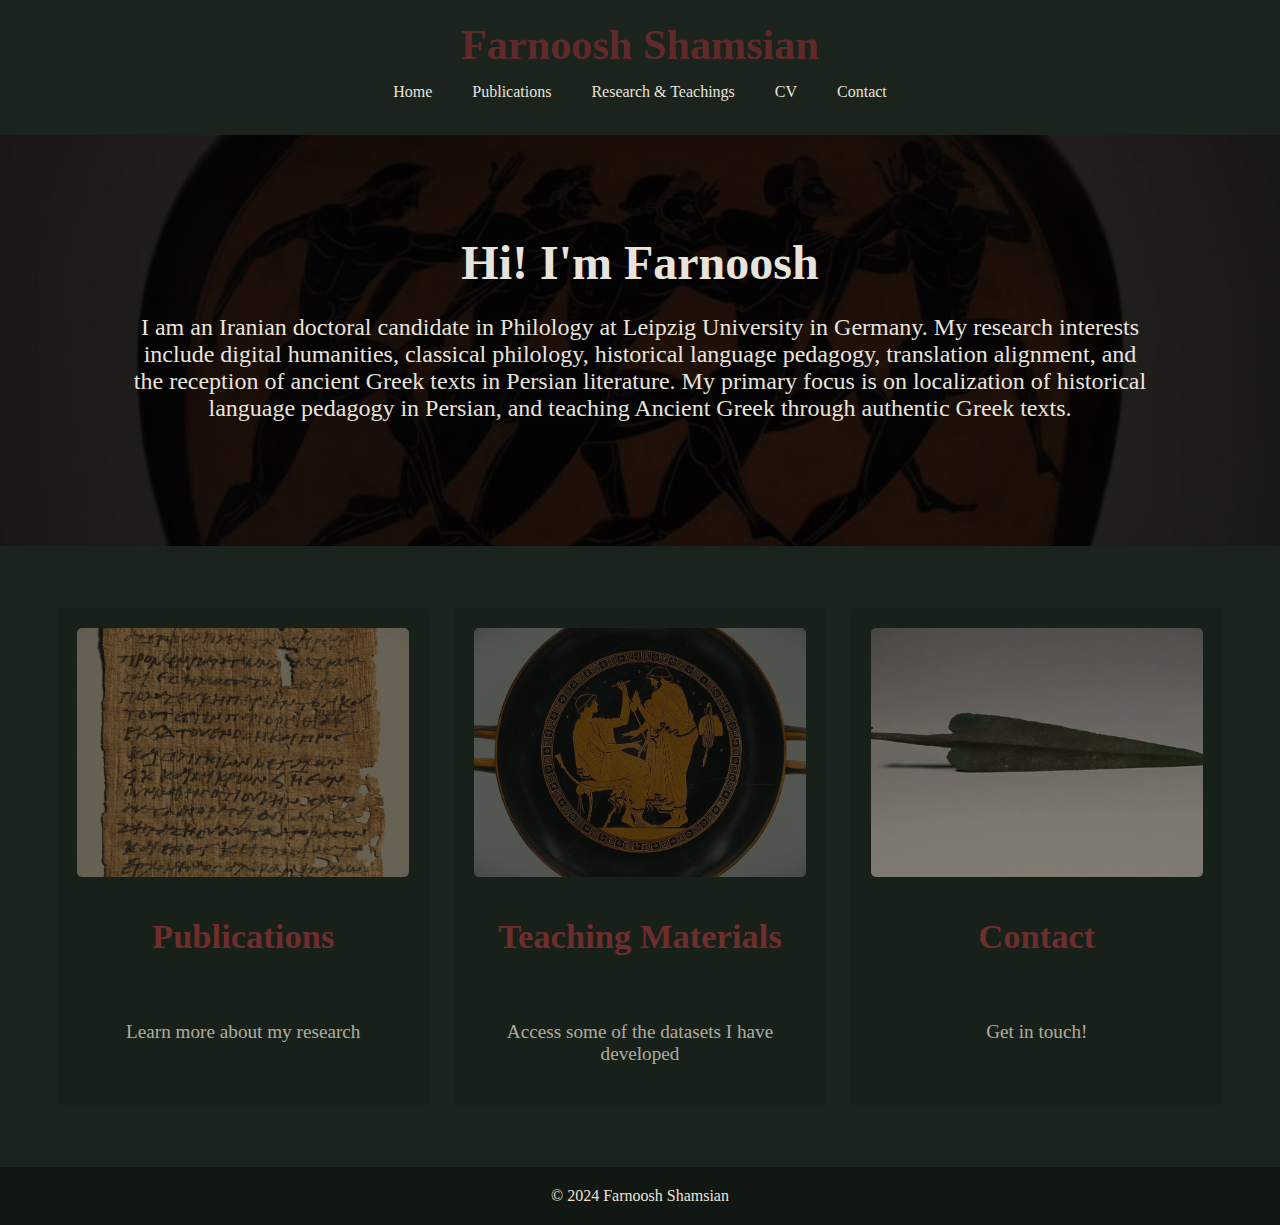
<file: index.html>
<!DOCTYPE html>
<html lang="en">
  <head>
    <meta charset="UTF-8" />
    <meta name="viewport" content="width=device-width, initial-scale=1.0" />
    <title>Farnoosh Shamsian</title>
    <link rel="stylesheet" href="./styles/styles.css" />
    <link
      href="https://fonts.googleapis.com/css2?family=Playfair+Display:wght@400;700&display=swap"
      rel="stylesheet"
    />
  </head>
  <body>
    <header>
      <h1>Farnoosh Shamsian</h1>
      <nav>
        <div class="menu-icon" id="menu-icon">&#9776;</div>
        <ul>
          <li>
            <a href="./index.html">Home</a>
          </li>
          <li><a href="./pages/publications.html">Publications</a></li>
          <li><a href="./pages/teachings.html">Research & Teachings</a></li>
          <li><a href="./pages/cv.html">CV</a></li>
          <li><a href="./pages/contact.html">Contact</a></li>
        </ul>
      </nav>
      <script>
        // Toggle menu on click
        document
          .getElementById("menu-icon")
          .addEventListener("click", function () {
            document.querySelector("nav ul").classList.toggle("show");
          });
      </script>
    </header>

    <section class="hero home-hero">
      <div class="hero-content">
        <h2>Hi! I'm Farnoosh</h2>
        <p>
          I am an Iranian doctoral candidate in Philology at Leipzig
          University in Germany. My research interests include digital
          humanities, classical philology, historical language pedagogy,
          translation alignment, and the reception of ancient Greek texts in
          Persian literature. My primary focus is on localization of historical
          language pedagogy in Persian, and teaching Ancient Greek through
          authentic Greek texts.
        </p>
      </div>
    </section>
    <section class="posts">
      <article>
        <a class="post-link" href="./pages/publications.html">
          <div class="article-img-container">
            <img src="./assets/publish.jpg" alt="Post Image" />
          </div>
          <h3>Publications</h3>
          <p>Learn more about my research</p></a
        >
      </article>
      <article>
        <a class="post-link" href="./pages/teachings.html">
          <div class="article-img-container">
            <img src="./assets/teaching.jpg" alt="Post Image" />
          </div>
          <h3>Teaching Materials</h3>
          <p>Access some of the datasets I have developed</p>
        </a>
      </article>
      <article>
        <a class="post-link" href="./pages/contact.html">
          <div class="article-img-container">
            <img src="./assets/contact.jpg" alt="Post Image" />
          </div>
          <h3>Contact</h3>
          <p>Get in touch!</p>
        </a>
      </article>
    </section>

    <footer>
      <p>&copy; 2024 Farnoosh Shamsian</p>
    </footer>
  </body>
</html>
</file>
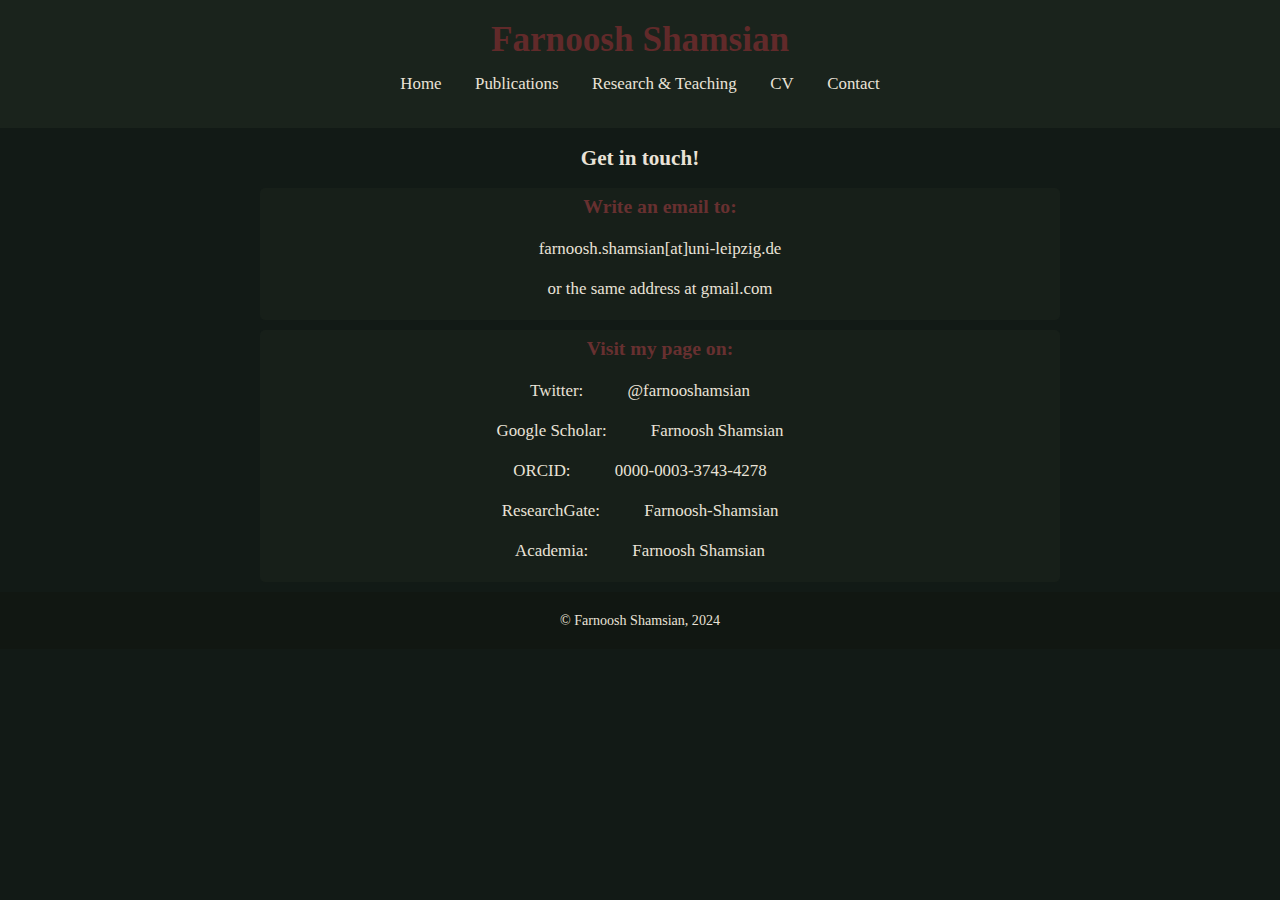
<file: contact.html>
<!DOCTYPE html>
<html lang="en">
  <head>
    <meta charset="UTF-8" />
    <meta name="viewport" content="width=device-width, initial-scale=1.0" />
    <title>Farnoosh Shamsian</title>
    <link rel="stylesheet" href="styles.css" />
    <link
      href="https://fonts.googleapis.com/css2?family=Playfair+Display:wght@400;700&display=swap"
      rel="stylesheet"
    />
  </head>
  <body>
    <header>
      <h1>Farnoosh Shamsian</h1>
      <nav>
        <ul>
          <li><a href="/">Home</a></li>
          <li><a href="publications.html">Publications</a></li>
          <li><a href="teachings.html">Research & Teaching</a></li>
          <li><a href="cv.html">CV</a></li>
          <li><a href="contact.html">Contact</a></li>
        </ul>
      </nav>
    </header>

    <section class="content">
      <h2>Get in touch!</h2>
      <ul class="contact-list">
        <li>
          <h3>
           Write an email to:
          </h3>
          <p></p>
          <p>
            farnoosh.shamsian[at]uni-leipzig.de
          </p>
          <p>
          or the same address at gmail.com
          </p>
        </li>
        <li>
          <h3>
           Visit my page on:
          </h3>
          <p></p>
          <p>Twitter:     
            <a
              href="https://x.com/farnooshamsian"
              target="_blank"
              >@farnooshamsian</a
            >
          </p>
          <p>Google Scholar:
            <a
              href="https://scholar.google.com/citations?user=rS3qtTAAAAAJ&hl=en"
              target="_blank"
              >Farnoosh Shamsian</a
            >
          </p>
          <p>ORCID:
            <a
              href="https://orcid.org/0000-0003-3743-4278"
              target="_blank"
              >0000-0003-3743-4278</a
            >
          </p>
          <p>
            ResearchGate:
            <a
              href="https://www.researchgate.net/profile/Farnoosh-Shamsian"
              target="_blank"
              >Farnoosh-Shamsian</a
            >
          </p>
          <p>
            Academia:
            <a
              href="https://uni-leipzig.academia.edu/FarnooshShamsian"
              target="_blank"
              >Farnoosh Shamsian</a
            >
          </p>
        </li>
        <!--
        <ul class="contact-out">
          <li>
            <div class="contact-out">
    
              <div class="contact-item">
                <p>
                  Email: farnoosh.shamsian[at]uni-leipzig.de
                </p>
                <p>
                  or the same address at gmail!
                </p>
              </div>
    
              <div class="contact">
                <p>
                  Google Scholar:
                  <a
                    href="https://scholar.google.com/citations?user=yourprofile"
                    target="_blank"
                    >scholar.google.com</a
                  >
                </p>
              </div>
    
              <div class="contact">
                <p>
                  Twitter:
                  <a href="https://twitter.com/yourprofile" target="_blank"
                    >@yourprofile</a
                  >
                </p>
              </div>
    
              <div class="contact">
                <p>
                  ResearchGate:
                  <a
                    href="https://www.researchgate.net/profile/yourprofile"
                    target="_blank"
                    >researchgate.net</a
                  >
                </p>
              </div>
    
              <div class="cont-item">
                <p>
                  ORCID:
                  <a href="https://orcid.org/0000-0000-0000-0000" target="_blank"
                    >orcid.org/0000-0000-0000-0000</a
                  >
                </p>
              </div>
            </div>
          </body>
        </html>
          </li>
      <body>
      -->


    </section>

    <footer>
      <p>&copy; Farnoosh Shamsian, 2024</p>
    </footer>
  </body>
</html>
</file>
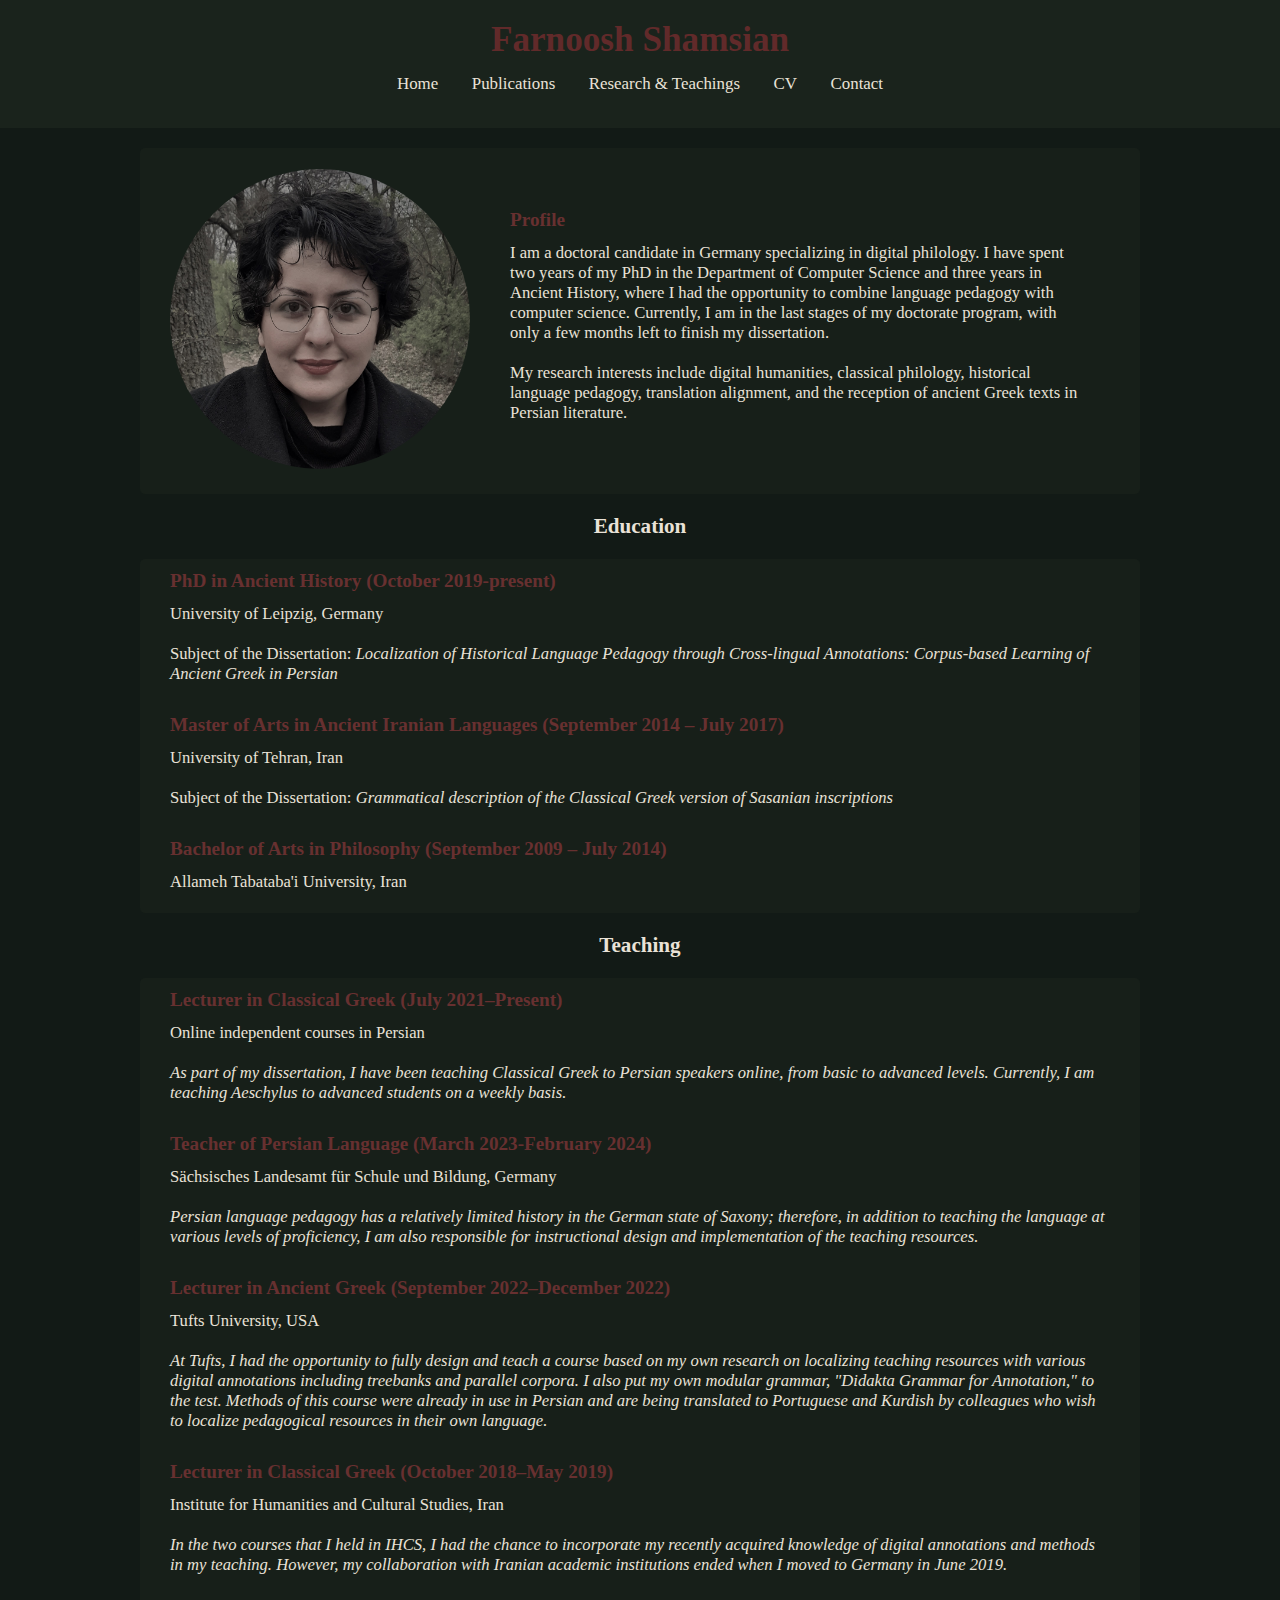
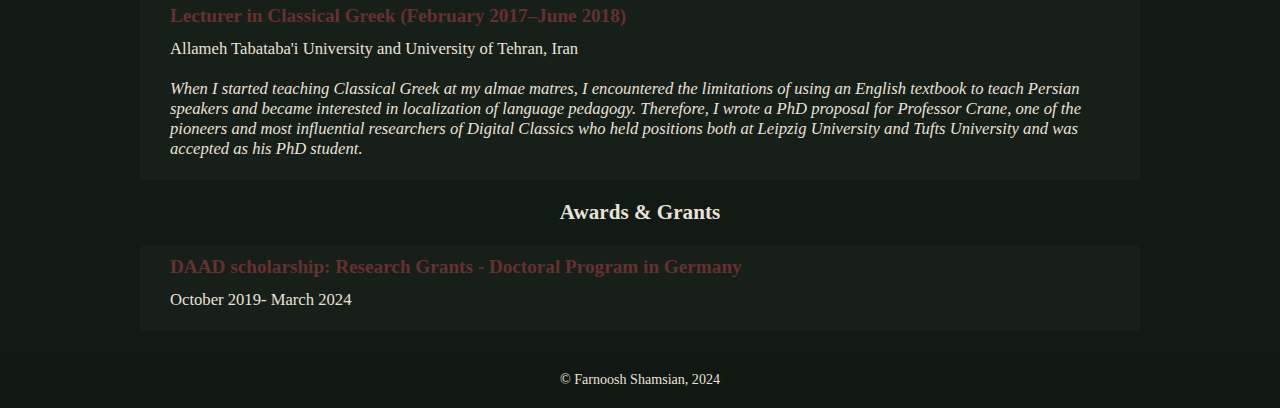
<file: cv.html>
<!DOCTYPE html>
<html lang="en">
  <head>
    <meta charset="UTF-8" />
    <meta name="viewport" content="width=device-width, initial-scale=1.0" />
    <title>Farnoosh Shamsian</title>
    <link rel="stylesheet" href="styles.css" />
    <link
      href="https://fonts.googleapis.com/css2?family=Playfair+Display:wght@400;700&display=swap"
      rel="stylesheet"
    />
  </head>
  <body>
    <header>
      <h1>Farnoosh Shamsian</h1>
      <nav>
        <ul>
          <li><a href="/">Home</a></li>
          <li><a href="publications.html">Publications</a></li>
          <li><a href="teachings.html">Research & Teachings</a></li>
          <li><a href="cv.html">CV</a></li>
          <li><a href="contact.html">Contact</a></li>
        </ul>
      </nav>
    </header>

      <section class="content">
        <ul class="cv-list">
            <li>
          
          
<div class="bio-section">

    <article>
        <img src="Farnoosh.jpg" alt="Post Image">
    </article>
    <div class="bio-text">
  
        <h3>
            Profile
             </h3>
             <p>I am a doctoral candidate in Germany specializing in digital philology. I have spent two years of my PhD in the Department of Computer Science and three years in Ancient History, where I had the opportunity to combine language pedagogy with computer science. Currently, I am in the last stages of my doctorate program, with only a few months left to finish my dissertation.</p> 
             <p>My research interests include digital humanities, classical philology, historical language pedagogy, translation alignment, and the reception of ancient Greek texts in Persian literature.</p>
 

        </p>
    </div>
</div>


</li>
</ul>
</ul>
<section class="content">
<h2>Education</h2>
<ul class="cv-list">
    <li>
</style>
</head>
<body>
          
            <h3>
            PhD in Ancient History (October 2019-present)
            </h3>
            <div class="cvhead">
                University of Leipzig, Germany</div>
            <p>
              Subject of the Dissertation:
              <em>Localization of Historical Language Pedagogy through Cross-lingual Annotations: Corpus-based Learning of Ancient Greek in Persian</em>
            </p>
            <h3>
                Master of Arts in Ancient Iranian Languages (September 2014 – July 2017)
                </h3>
                <div class="cvhead">
                    University of Tehran, Iran</div>
                <p>
                  Subject of the Dissertation:
                  <em>Grammatical description of the Classical Greek version of Sasanian inscriptions</em>
                </p>
                <h3>
                    Bachelor of Arts in Philosophy (September 2009 – July 2014)
                    </h3>
                    <div class="cvhead">
                        Allameh Tabataba'i University, Iran</div>
                    <p>
                    </p>
          </li>
        </ul>
      
        <section class="content">
            <h2>Teaching</h2>
            <ul class="cv-list">
                <li>
              
                <h3>
                    Lecturer in Classical Greek (July 2021–Present) 
                    
                </h3>
                <div class="cvhead">
                    Online independent courses in Persian</div>
                <p>
                  <em>As part of my dissertation, I have been teaching Classical Greek to Persian speakers online, from basic to advanced levels. Currently, I am teaching Aeschylus to advanced students on a weekly basis.</em>
                </p>
                <h3>
                    Teacher of Persian Language (March 2023-February 2024)
                    
                    
                    </h3>
                    <div class="cvhead">
                        Sächsisches Landesamt für Schule und Bildung, Germany</div>
                    <p>
                      <em>Persian language pedagogy has a relatively limited history in the German state of Saxony; therefore, in addition to teaching the language at various levels of proficiency, I am also responsible for instructional design and implementation of the teaching resources.</em>
                    </p>
                </p>
                <h3>
                    Lecturer in Ancient Greek (September 2022–December 2022)
                   
                    
                                          </h3>
                    <div class="cvhead">
                        Tufts University, USA</div>
                    <p>
                        <em>At Tufts, I had the opportunity to fully design and teach a course based on my own research on localizing teaching resources with various digital annotations including treebanks and parallel corpora. I also put my own modular grammar, "Didakta Grammar for Annotation," to the test.
                            Methods of this course were already in use in Persian and are being translated to Portuguese and Kurdish by colleagues who wish to localize pedagogical resources in their own language.
                            

                        </em>
                    </p>
                    <h3>
                        Lecturer in Classical Greek (October 2018–May 2019)
                                              </h3>
                        <div class="cvhead">
                            Institute for Humanities and Cultural Studies, Iran</div>
                        <p>
                            <em>In the two courses that I held in IHCS, I had the chance to incorporate my recently acquired knowledge of digital annotations and methods in my teaching. However, my collaboration with Iranian academic institutions ended when I moved to Germany in June 2019.

                            </em>
                       
                            <h3>
                                Lecturer in Classical Greek (February 2017–June 2018)

                                
                                
                                
                                                      </h3>
                                <div class="cvhead">
                                    Allameh Tabataba'i University and University of Tehran, Iran</div>
                                <p>
                                    <em>When I started teaching Classical Greek at my almae matres, I encountered the limitations of using an English textbook to teach Persian speakers and became interested in localization of language pedagogy. Therefore, I wrote a PhD proposal for Professor Crane, one of the pioneers and most influential researchers of Digital Classics who held positions both at Leipzig University and Tufts University and was accepted as his PhD student. 
        
                                    </em>
                                </p>
                    </li>
            </ul>
          </ul>
          <section class="content">
            <h2>Awards & Grants</h2>
            <ul class="cv-list">
                <li>
              
                <h3>
                    DAAD scholarship: Research Grants - Doctoral Program in Germany 
                </h3>
                <div class="cvhead">
                    October 2019- March 2024</div>
            
                    <p>
        
                    </p>
                
              </li>
            </ul>
          </ul>
      </section>
    </header>
  </body>
</html>
</section>

  <footer>
  <p>&copy; Farnoosh Shamsian, 2024</p>
</footer>
</body>
</html>
</file>
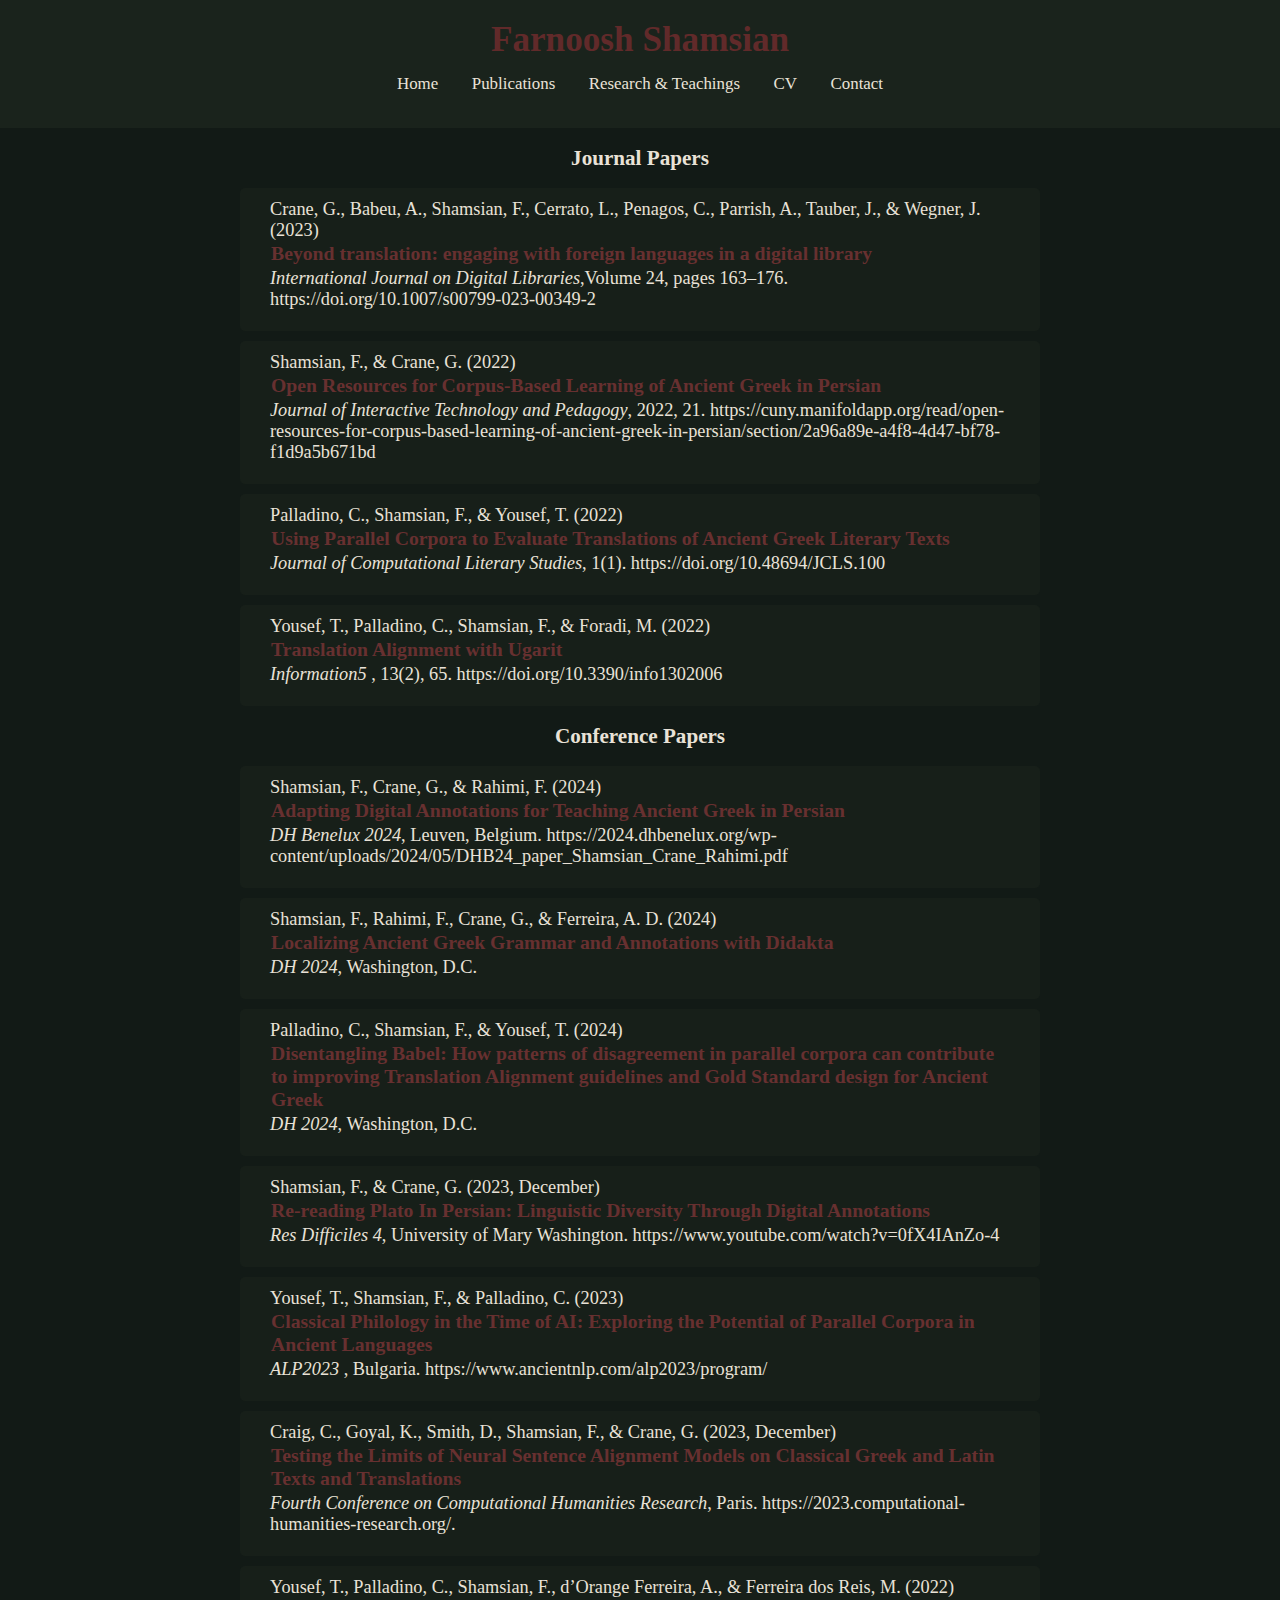
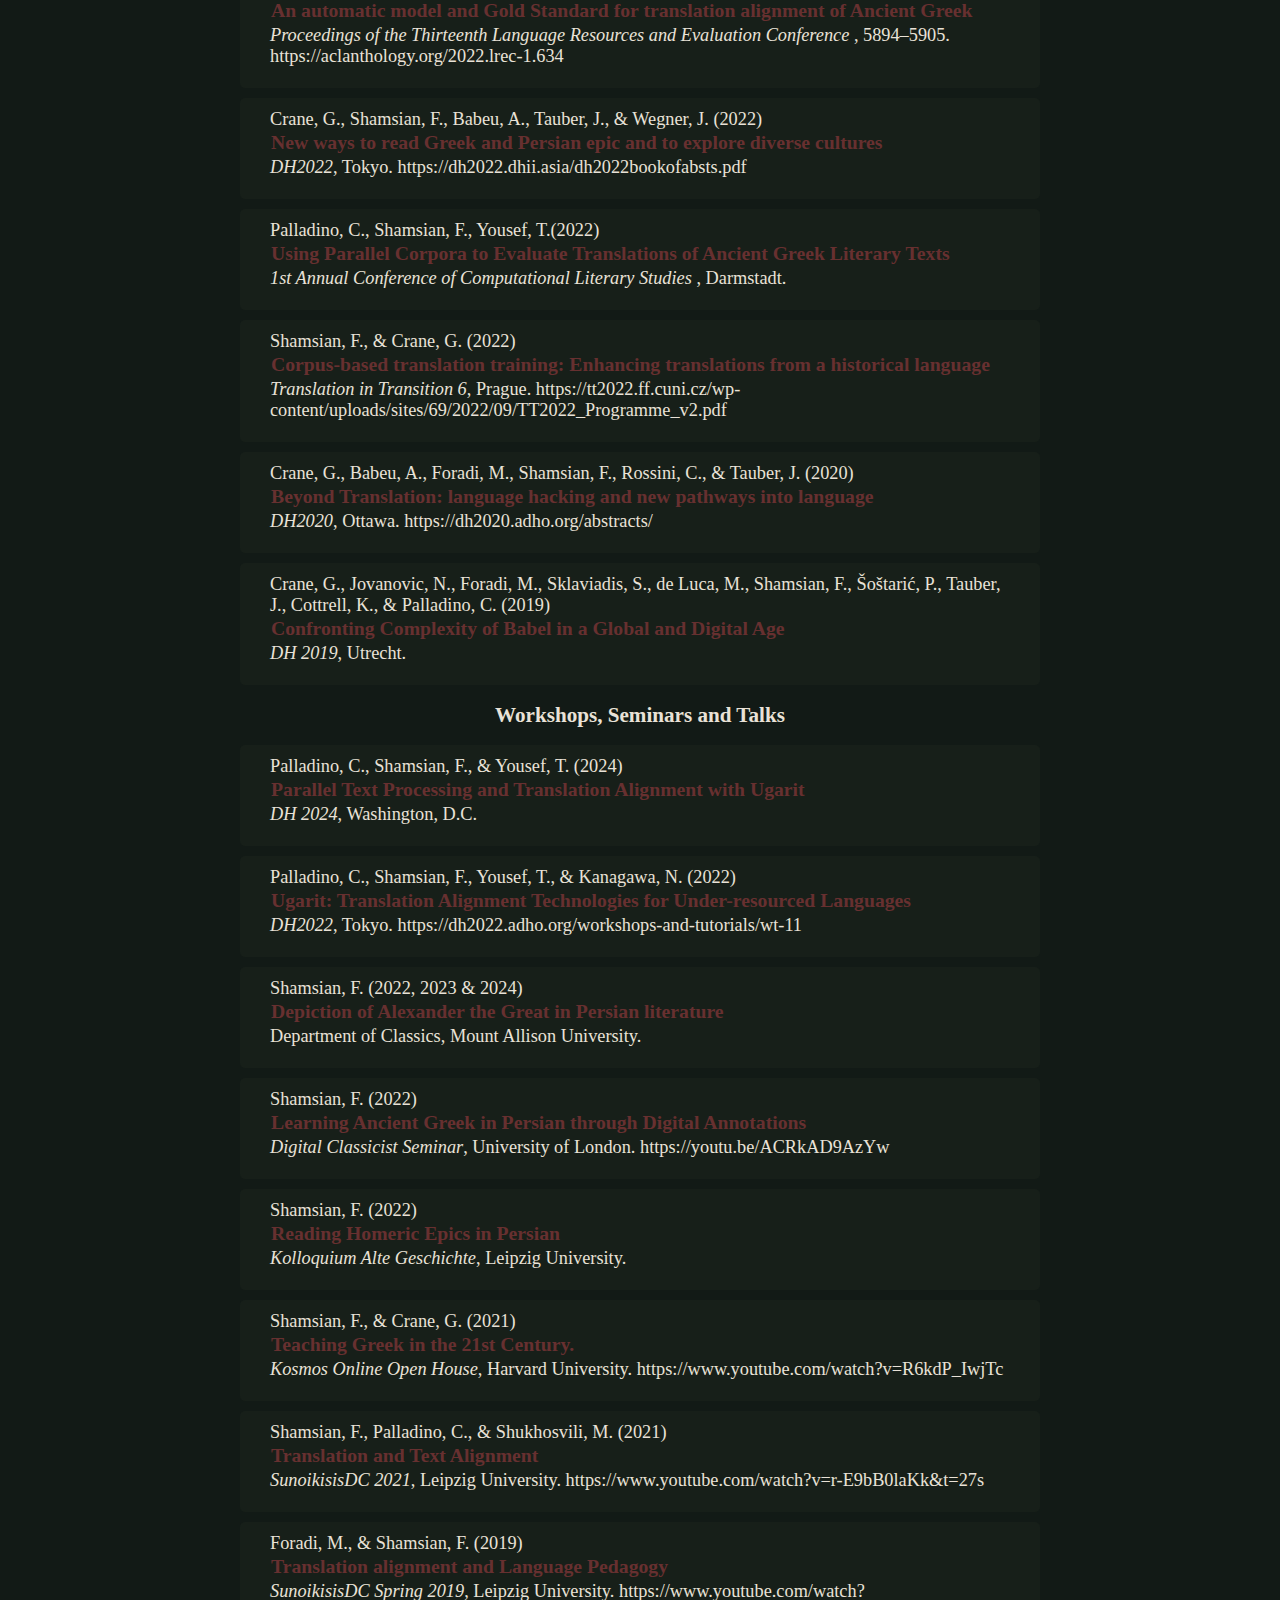
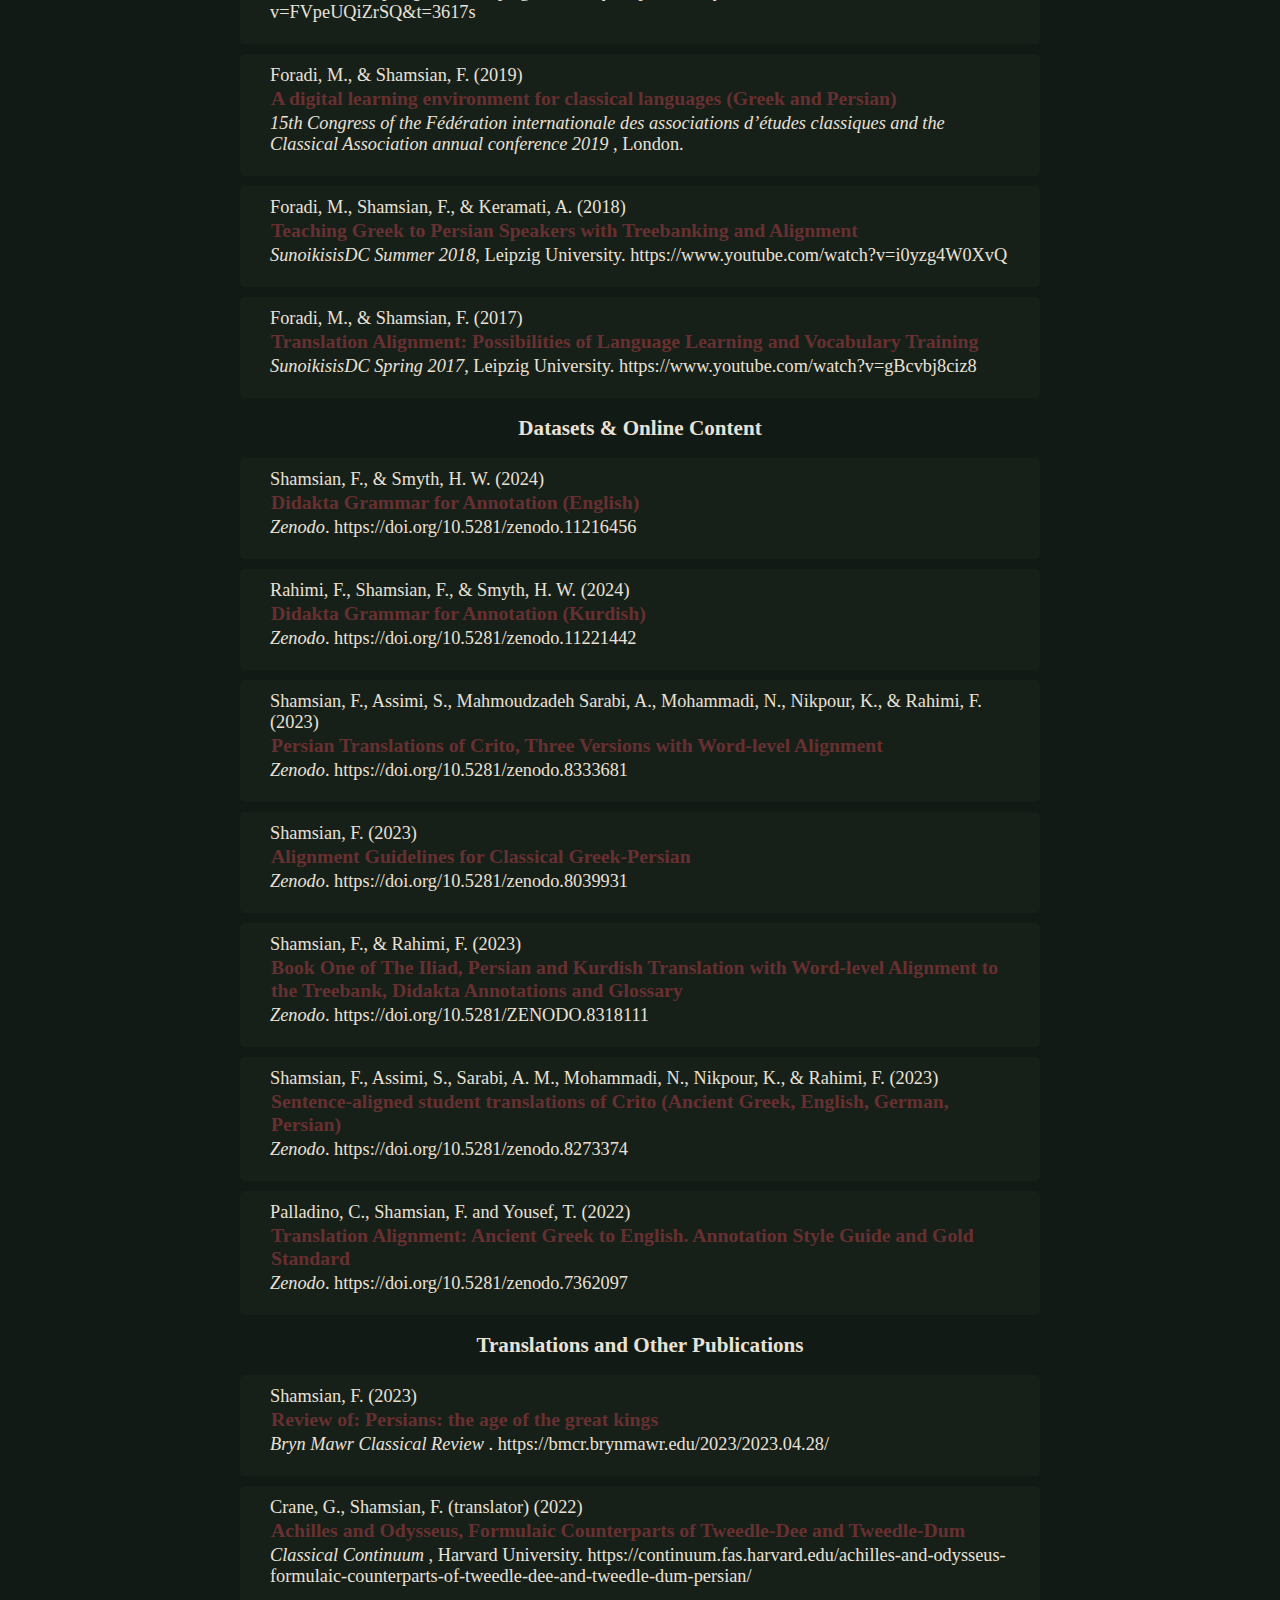
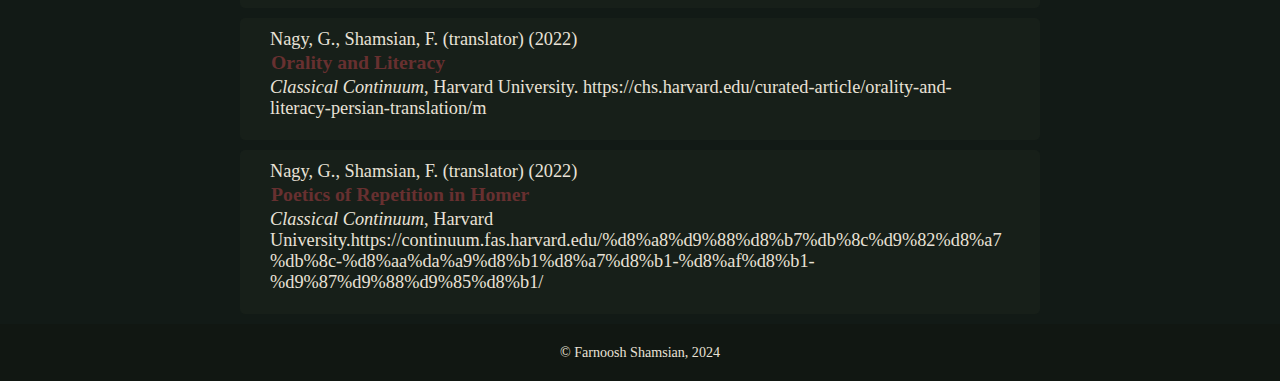
<file: publications.html>
<!DOCTYPE html>
<html lang="en">
  <head>
    <meta charset="UTF-8" />
    <meta name="viewport" content="width=device-width, initial-scale=1.0" />
    <title>Farnoosh Shamsian</title>
    <link rel="stylesheet" href="styles.css" />
    <link
      href="https://fonts.googleapis.com/css2?family=Playfair+Display:wght@400;700&display=swap"
      rel="stylesheet"
    />
  </head>
  <body>
    <header>
      <h1>Farnoosh Shamsian</h1>
      <nav>
        <ul>
          <li><a href="/">Home</a></li>
          <li><a href="publications.html">Publications</a></li>
          <li><a href="teachings.html">Research & Teachings</a></li>
          <li><a href="cv.html">CV</a></li>
          <li><a href="contact.html">Contact</a></li>
        </ul>
      </nav>
    </header>

    <section class="content">
      <h2>Journal Papers</h2>
      <ul class="publications-list">
        <li>
          <div class="author">
            Crane, G., Babeu, A., Shamsian, F., Cerrato, L., Penagos, C.,
            Parrish, A., Tauber, J., & Wegner, J. (2023)
          </div>
          <h3>
            Beyond translation: engaging with foreign languages in a digital
            library
          </h3>
          <p>
            <em>International Journal on Digital Libraries</em>,Volume 24, pages
            163–176. https://doi.org/10.1007/s00799-023-00349-2
          </p>
        </li>
        <li>
          <div class="author">Shamsian, F., & Crane, G. (2022)</div>
          <h3>
            Open Resources for Corpus-Based Learning of Ancient Greek in
            Persian
          </h3>
          <p>
            <em>Journal of Interactive Technology and Pedagogy</em>, 2022, 21.
            https://cuny.manifoldapp.org/read/open-resources-for-corpus-based-learning-of-ancient-greek-in-persian/section/2a96a89e-a4f8-4d47-bf78-f1d9a5b671bd
          </p>
        </li>
        <li>
          <div class="author">
            Palladino, C., Shamsian, F., & Yousef, T. (2022)
          </div>
          <h3>
            Using Parallel Corpora to Evaluate Translations of Ancient Greek
            Literary Texts
          </h3>
          <p>
            <em>Journal of Computational Literary Studies</em>, 1(1).
            https://doi.org/10.48694/JCLS.100
          </p>
        </li>
       
        <li>
          <div class="author">
            Yousef, T., Palladino, C., Shamsian, F., & Foradi, M. (2022)
          </div>
          <h3>
            Translation Alignment with Ugarit
          </h3>
          <p>
            <em> Information5
            </em>, 13(2), 65. https://doi.org/10.3390/info1302006
          </p>
        </li>
      </ul>
    </section>

    <section class="content">
      <h2>Conference Papers</h2>
      <ul class="publications-list">
        <li>
          <div class="author">Shamsian, F., Crane, G., & Rahimi, F. (2024)</div>
          <h3>
            Adapting Digital Annotations for Teaching Ancient Greek in Persian
          </h3>
          <p>
            <em> DH Benelux 2024</em>, Leuven, Belgium.
            https://2024.dhbenelux.org/wp-content/uploads/2024/05/DHB24_paper_Shamsian_Crane_Rahimi.pdf
          </p>
        </li>
        <li>
          <div class="author">
            Shamsian, F., Rahimi, F., Crane, G., & Ferreira, A. D. (2024)
          </div>
          <h3>Localizing Ancient Greek Grammar and Annotations with Didakta</h3>
          <p><em>DH 2024</em>, Washington, D.C.</p>
        </li>
        <li>
          <div class="author">
            Palladino, C., Shamsian, F., & Yousef, T. (2024)
          </div>
          <h3>
            Disentangling Babel: How patterns of disagreement in parallel
            corpora can contribute to improving Translation Alignment guidelines
            and Gold Standard design for Ancient Greek
          </h3>
          <p><em>DH 2024</em>, Washington, D.C.</p>
        </li>

        <li>
          <div class="author">Shamsian, F., & Crane, G. (2023, December)</div>
          <h3>
            Re-reading Plato In Persian: Linguistic Diversity Through Digital
            Annotations
          </h3>
          <p>
            <em> Res Difficiles 4</em>, University of Mary Washington.
            https://www.youtube.com/watch?v=0fX4IAnZo-4
          </p>
        </li>
        <li>
          <div class="author">
            Yousef, T., Shamsian, F., & Palladino, C. (2023)
          </div>
          <h3>Classical Philology in the Time of AI: Exploring the Potential of Parallel Corpora in Ancient Languages</h3>
          <p><em> ALP2023
          </em>, Bulgaria. https://www.ancientnlp.com/alp2023/program/</p>
        </li>
        <li>
          <div class="author">
            Craig, C., Goyal, K., Smith, D., Shamsian, F., & Crane, G. (2023,
            December)
          </div>
          <h3>
            Testing the Limits of Neural Sentence Alignment Models on Classical
            Greek and Latin Texts and Translations
          </h3>
          <p>
            <em> Fourth Conference on Computational Humanities Research</em>,
            Paris. https://2023.computational-humanities-research.org/.
          </p>
        </li>
        <li>
          <div class="author">
            Yousef, T., Palladino, C., Shamsian, F., d’Orange Ferreira, A., & Ferreira dos Reis, M. (2022)
          </div>
          <h3>An automatic model and Gold Standard for translation alignment of Ancient Greek</h3>
          <p><em>Proceedings of the Thirteenth Language Resources and Evaluation Conference
          </em>, 5894–5905. https://aclanthology.org/2022.lrec-1.634</p>
        </li>
      
        <li>
          <div class="author">
            Crane, G., Shamsian, F., Babeu, A., Tauber, J., & Wegner, J. (2022)
          </div>
          <h3>
            New ways to read Greek and Persian epic and to explore diverse
            cultures
          </h3>
          <p>
            <em> DH2022</em>, Tokyo.
            https://dh2022.dhii.asia/dh2022bookofabsts.pdf
          </p>
        </li>
        <li>
          <div class="author">
            Palladino, C., Shamsian, F., Yousef, T.(2022)
          </div>
          <h3>
            Using Parallel Corpora to Evaluate Translations of Ancient Greek Literary Texts
          </h3>
          <p>
            <em> 1st Annual Conference of Computational Literary Studies
            </em>, Darmstadt.
          </p>
        </li>
        <li>
          <div class="author">
            Shamsian, F., & Crane, G. (2022)
          </div>
          <h3>Corpus-based translation training: Enhancing translations from a historical language</h3>
          <p><em>Translation in Transition 6</em>, Prague. https://tt2022.ff.cuni.cz/wp-content/uploads/sites/69/2022/09/TT2022_Programme_v2.pdf
          </p>
   
          <li>
            <div class="author">
              Crane, G., Babeu, A., Foradi, M., Shamsian, F., Rossini, C., & Tauber, J. (2020)
            </div>
            <h3>
              Beyond Translation: language hacking and new pathways into language
            </h3>
            <p>
              <em> DH2020</em>, Ottawa. https://dh2020.adho.org/abstracts/
            </p>
          </li>
        
        <li>
          <div class="author">
            Crane, G., Jovanovic, N., Foradi, M., Sklaviadis, S., de Luca, M.,
            Shamsian, F., Šoštarić, P., Tauber, J., Cottrell, K., & Palladino,
            C. (2019)
          </div>
          <h3>Confronting Complexity of Babel in a Global and Digital Age</h3>
          <p><em>DH 2019</em>, Utrecht.</p>
        </li>
    </section>

  </ul>
</section>
<section class="content">
  <h2>Workshops, Seminars and Talks</h2>
  <ul class="publications-list">
    <li>
      <div class="author">
        Palladino, C., Shamsian, F., & Yousef, T. (2024)
      </div>
      <h3>
        Parallel Text Processing and Translation Alignment with Ugarit
      </h3>
        <p><em>DH 2024</em>, Washington, D.C.</p>
    </li>
    <li>
      <div class="author">
        Palladino, C., Shamsian, F., Yousef, T., & Kanagawa, N. (2022)
      </div>
      <h3>
        Ugarit: Translation Alignment Technologies for Under-resourced Languages
      </h3>
      <p>
        <em> DH2022</em>, Tokyo. https://dh2022.adho.org/workshops-and-tutorials/wt-11
      </p>
    </li>


    <li>
      <div class="author">
       Shamsian, F. (2022, 2023 & 2024)
      </div>
      <h3>
        Depiction of Alexander the Great in Persian literature
      </h3>
      <p>
        Department of Classics, Mount Allison University. 
      </p>
    </li>
    <li>
      <div class="author">
        Shamsian, F. (2022)
      </div>
      <h3>
        Learning Ancient Greek in Persian through Digital Annotations
      </h3>
      <p>
        <em>Digital Classicist Seminar</em>, University of London. https://youtu.be/ACRkAD9AzYw

      </p>
    </li>
    <li>
      <div class="author">
        Shamsian, F. (2022)
      </div>
      <h3>
        Reading Homeric Epics in Persian
      </h3>
      <p>
        <em>Kolloquium Alte Geschichte</em>, Leipzig University.</p>
    </li>
    <li>
      <div class="author">
        Shamsian, F., & Crane, G. (2021)
      </div>
      <h3>
        Teaching Greek in the 21st Century.

      </h3>
      <p>
        <em> Kosmos Online Open House</em>, Harvard University. https://www.youtube.com/watch?v=R6kdP_IwjTc</p>
    </li>
    <li>
      <div class="author">
        Shamsian, F., Palladino, C., & Shukhosvili, M. (2021)
      </div>
      <h3>
        Translation and Text Alignment
      </h3>
      <p>
        <em>SunoikisisDC 2021</em>, Leipzig University. https://www.youtube.com/watch?v=r-E9bB0laKk&t=27s</p>
    </li>
    <li>
      <div class="author">
        Foradi, M., & Shamsian, F. (2019)
      </div>
      <h3>
        Translation alignment and Language Pedagogy
      </h3>
      <p>
        <em> SunoikisisDC Spring 2019</em>, Leipzig University. https://www.youtube.com/watch?v=FVpeUQiZrSQ&t=3617s
      </p>
    </li>
    <li>
      <div class="author">
        Foradi, M., & Shamsian, F. (2019)
      </div>
      <h3>
        A digital learning environment for classical languages (Greek and Persian)

      </h3>
      <p>
        <em> 15th Congress of the Fédération internationale des associations d’études classiques and the Classical Association annual conference 2019
        </em>, London.
      </p>
    </li>
  </li>
  <li>
    <div class="author">
      Foradi, M., Shamsian, F., & Keramati, A. (2018)
    </div>
    <h3>
      Teaching Greek to Persian Speakers with Treebanking and Alignment
    </h3>
    <p>
      <em>SunoikisisDC Summer 2018</em>, Leipzig University. https://www.youtube.com/watch?v=i0yzg4W0XvQ

    </p>
  </li>
  <li>
    <div class="author">
      Foradi, M., & Shamsian, F. (2017)
    </div>
    <h3>
      Translation Alignment: Possibilities of Language Learning and Vocabulary Training
    </h3>
    <p>
      <em>SunoikisisDC Spring 2017</em>, Leipzig University. https://www.youtube.com/watch?v=gBcvbj8ciz8
    </p>
  </li>
  </ul>
</section>

    <section class="content">
      <h2>Datasets & Online Content</h2>
      <ul class="publications-list">
        
        <li>

          <div class="author">Shamsian, F., & Smyth, H. W. (2024)</div>
          <h3>
            Didakta Grammar for Annotation (English)
          </h3>
          <p>  <em>Zenodo</em>.
            https://doi.org/10.5281/zenodo.11216456
          </p>
        </li>
        <li>
          <div class="author">
            Rahimi, F., Shamsian, F., & Smyth, H. W. (2024)
          </div>
          <h3>
            Didakta Grammar for Annotation (Kurdish)
          </h3>
          <p>  <em>Zenodo</em>.
            https://doi.org/10.5281/zenodo.11221442
          </p>
        </li>
        <li>
          <div class="author">
            Shamsian, F., Assimi, S., Mahmoudzadeh Sarabi, A., Mohammadi, N., Nikpour, K., & Rahimi, F. (2023)
          </div>
          <h3>
            Persian Translations of Crito, Three Versions with Word-level Alignment
          </h3>
          <p>
            <em>Zenodo</em>. https://doi.org/10.5281/zenodo.8333681
          </p>
        </li>
        <li>
          <div class="author">
            Shamsian, F. (2023)
          </div>
          <h3>
            Alignment Guidelines for Classical Greek-Persian
          </h3>
          <p>
            <em>Zenodo</em>. https://doi.org/10.5281/zenodo.8039931

          </p>
        </li>

      <li>
      <div class="author">
        Shamsian, F., & Rahimi, F. (2023)
      </div>
      <h3>
        Book One of The Iliad, Persian and Kurdish Translation with Word-level Alignment to the Treebank, Didakta Annotations and Glossary
      </h3>
      <p>
        <em>Zenodo</em>. https://doi.org/10.5281/ZENODO.8318111

      </p>
    </li>
    <li>
    <div class="author">
      Shamsian, F., Assimi, S., Sarabi, A. M., Mohammadi, N., Nikpour, K., & Rahimi, F. (2023)
    </div>
    <h3>
      Sentence-aligned student translations of Crito (Ancient Greek, English, German, Persian)
    </h3>
    <p>
      <em>Zenodo</em>. https://doi.org/10.5281/zenodo.8273374

    </p>
  </li>
  <li>

    <div class="author">
      Palladino, C., Shamsian, F. and Yousef, T. (2022)
    </div>
    <h3>
      Translation Alignment: Ancient Greek to English. Annotation Style Guide and Gold Standard
    </h3>
    <p>
      <em>Zenodo</em>. https://doi.org/10.5281/zenodo.7362097
    </p>
  </li>
      </ul>
    </section>

    <section class="content">
      <h2>Translations and Other Publications</h2>
      <ul class="publications-list">
      </li>
      <li>
        <div class="author">
          Shamsian, F. (2023)
        </div>
        <h3>
          Review of: Persians: the age of the great kings
        </h3>
        <p>
          <em>Bryn Mawr Classical Review
          </em>. https://bmcr.brynmawr.edu/2023/2023.04.28/
        </p>
      </li>
        <li>
          <div class="author">Crane, G., Shamsian, F. (translator) (2022)
          </div>
          <h3>
            Achilles and Odysseus, Formulaic Counterparts of Tweedle-Dee and Tweedle-Dum
          </h3>
          <p>
            <em> Classical Continuum</em>
           , Harvard University. https://continuum.fas.harvard.edu/achilles-and-odysseus-formulaic-counterparts-of-tweedle-dee-and-tweedle-dum-persian/

          </p>
        </li>
        <li>
          <div class="author">
            Nagy, G., Shamsian, F. (translator) (2022)
          </div>
          <h3>
           Orality and Literacy
          </h3>
          <p>
            <em>Classical Continuum</em>, Harvard University. https://chs.harvard.edu/curated-article/orality-and-literacy-persian-translation/m
          </p>
        </li>
        <li>
          <div class="author">
            Nagy, G., Shamsian, F. (translator) (2022)
          </div>
          <h3>
            Poetics of Repetition in Homer

          </h3>
          <p>
            <em>Classical Continuum</em>, Harvard University.https://continuum.fas.harvard.edu/%d8%a8%d9%88%d8%b7%db%8c%d9%82%d8%a7%db%8c-%d8%aa%da%a9%d8%b1%d8%a7%d8%b1-%d8%af%d8%b1-%d9%87%d9%88%d9%85%d8%b1/
          </p>
        </ul>
      </li>
      </section>
 
      <footer>
        <p>&copy; Farnoosh Shamsian, 2024</p>
      </footer>
    </body>
  </html>
</file>
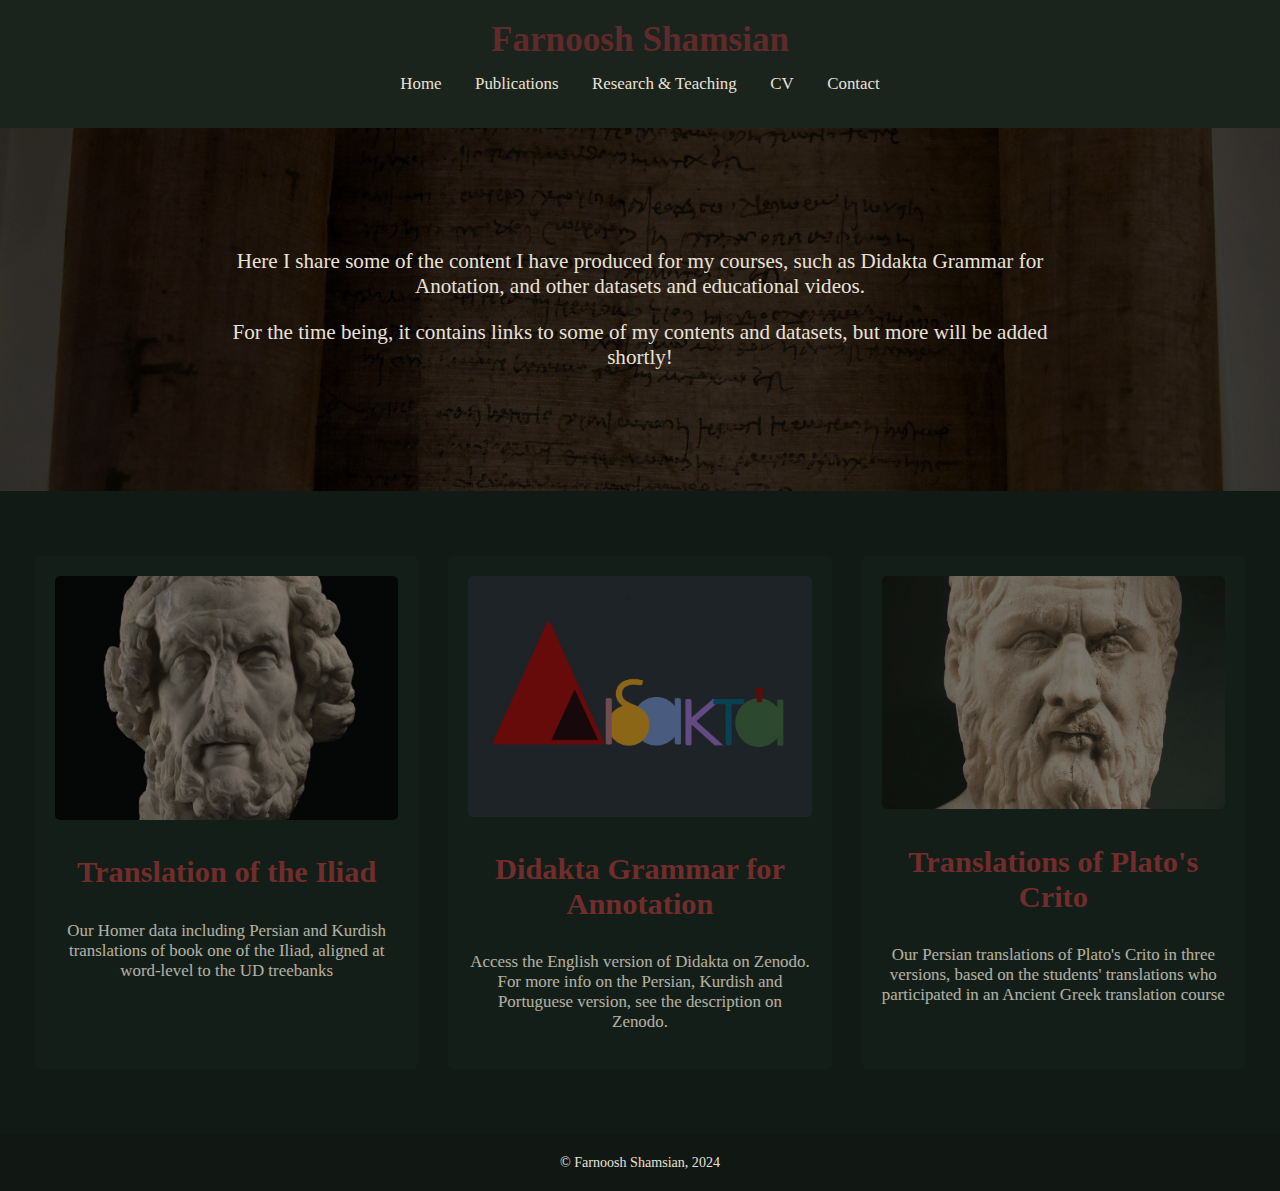
<file: teachings.html>
<!DOCTYPE html>
<html lang="en">
  <head>
    <meta charset="UTF-8" />
    <meta name="viewport" content="width=device-width, initial-scale=1.0" />
    <title>Farnoosh Shamsian</title>
    <link rel="stylesheet" href="styles.css" />
    <link
      href="https://fonts.googleapis.com/css2?family=Playfair+Display:wght@400;700&display=swap"
      rel="stylesheet"
    />
  </head>
  <body>
    <header>
      <h1>Farnoosh Shamsian</h1>
      <nav>
        <ul>
          <li><a href="/">Home</a></li>
          <li><a href="publications.html">Publications</a></li>
          <li><a href="teachings.html">Research & Teaching</a></li>
          <li><a href="cv.html">CV</a></li>
          <li><a href="contact.html">Contact</a></li>
        </ul>
      </nav>
    </header>

    <section class="teaching">
      <div class="teaching-content">
        <p>
          Here I share some of the content I have produced for my courses,
          such as Didakta Grammar for Anotation, and other datasets and educational videos. 
          <p>For the time being, it contains
            links to some of my contents and datasets, but more will be added shortly!</p> 
        </p>
      </div>
    </section>

    <section class="posts">
      <article class="teaching-cards-art">
        <a class="post-link" href="https://zenodo.org/records/8318111">
        <img src="Homer.jpg" alt="Post Image" />
        <h3>Translation of the Iliad</h3>
        <p>Our Homer data including Persian and Kurdish translations of book one of the Iliad, aligned at word-level to the UD treebanks</p>
          </a>
      </article>
      <article class="teaching-cards-art">
        <a class="post-link" href="https://zenodo.org/records/11216456">
        <img src="Didakta.png" alt="Post Image" />
        <h3>Didakta Grammar for Annotation</h3>
        <p>Access the English version of Didakta on Zenodo. For more info on the Persian, Kurdish and Portuguese version, see the description on Zenodo.</p>
      </a>
      </article>
      <article class="teaching-cards-art">
        <a class="post-link" href="https://zenodo.org/records/8333681">
        <img src="platon.jpeg" alt="bust of plato" />
        <h3>Translations of Plato's Crito</h3>
        <p>Our Persian translations of Plato's Crito in three versions, based on the students' translations who participated in an Ancient Greek translation course</p>
      </a>
      </article>

    </section>

    <footer>
      <p>&copy; Farnoosh Shamsian, 2024</p>
    </footer>
  </body>
</html>
</file>
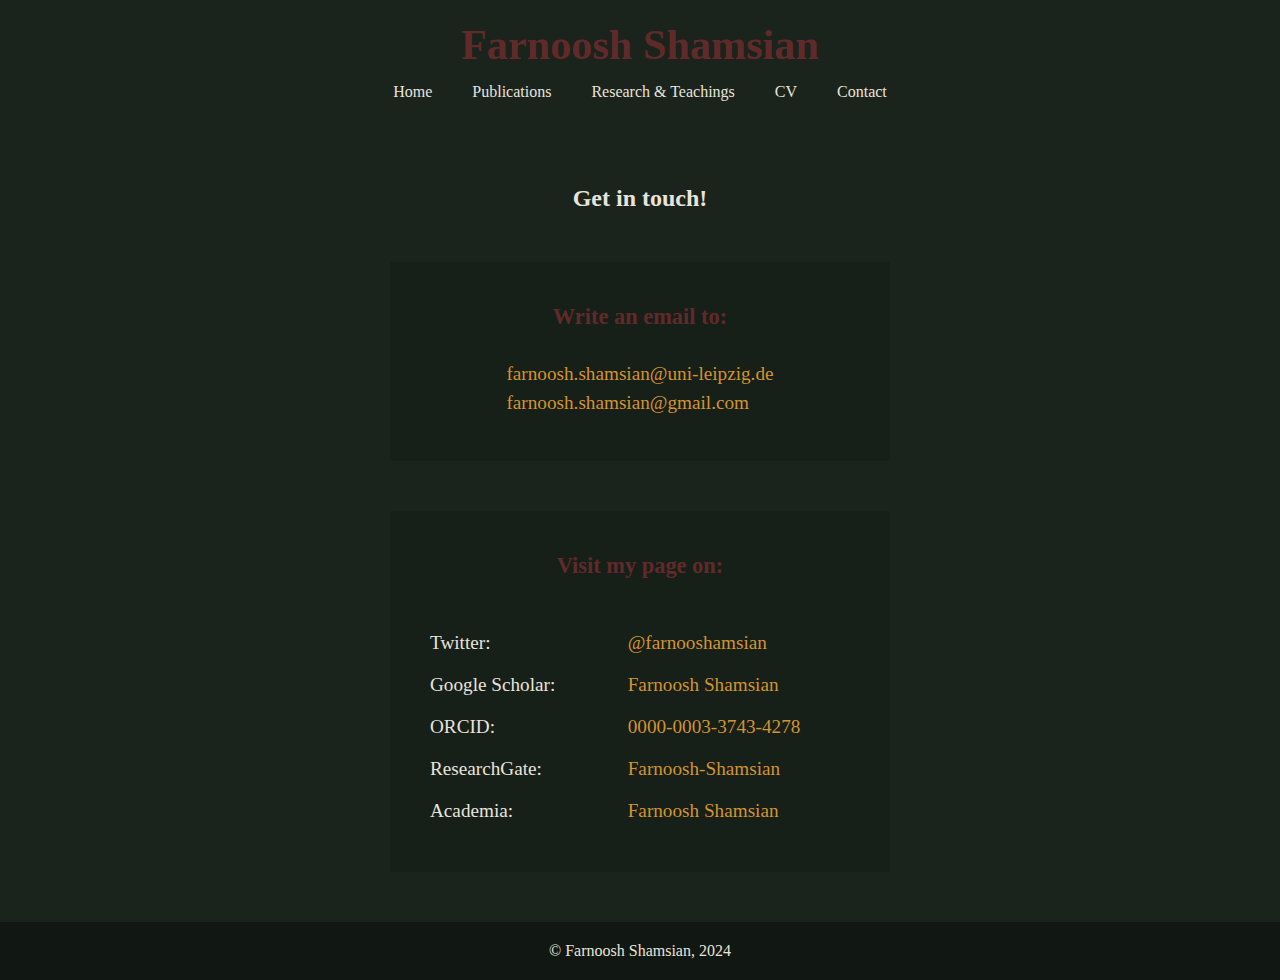
<file: pages/contact.html>
<!DOCTYPE html>
<html lang="en">
  <head>
    <meta charset="UTF-8" />
    <meta name="viewport" content="width=device-width, initial-scale=1.0" />
    <title>Farnoosh Shamsian | Contact</title>
    <link rel="stylesheet" href="../styles/styles.css" />
    <link rel="stylesheet" href="../styles/contact.css" />
    <link
      href="https://fonts.googleapis.com/css2?family=Playfair+Display:wght@400;700&display=swap"
      rel="stylesheet"
    />
  </head>
  <body>
    <header>
      <h1>Farnoosh Shamsian</h1>
      <nav>
        <div class="menu-icon" id="menu-icon">&#9776;</div>
        <ul>
          <li><a href="../index.html">Home</a></li>
          <li><a href="./publications.html">Publications</a></li>
          <li><a href="./teachings.html">Research & Teachings</a></li>
          <li><a href="./cv.html">CV</a></li>
          <li><a href="./contact.html">Contact</a></li>
        </ul>
      </nav>
      <script>
        // Toggle menu on click
        document
          .getElementById("menu-icon")
          .addEventListener("click", function () {
            document.querySelector("nav ul").classList.toggle("show");
          });
      </script>
    </header>
    <main>
      <h2>Get in touch!</h2>

      <section class="contact">
        <div class="email-container">
          <h3>Write an email to:</h3>
          <p>
            <span id="jrh3948fns43k4n"></span><br />
            <span id="kkjreg42g8qpr98gjr"></span>
          </p>
        </div>

        <div class="follow-me-container">
          <h3>Visit my page on:</h3>
          <table>
            <tr>
              <td>Twitter:</td>
              <td>
                <a href="https://x.com/farnooshamsian" target="_blank"
                  >@farnooshamsian</a
                >
              </td>
            </tr>
            <tr>
              <td>Google Scholar:</td>
              <td>
                <a
                  href="https://scholar.google.com/citations?user=rS3qtTAAAAAJ&hl=en"
                  target="_blank"
                  >Farnoosh Shamsian</a
                >
              </td>
            </tr>
            <tr>
              <td>ORCID:</td>
              <td>
                <a href="https://orcid.org/0000-0003-3743-4278" target="_blank"
                  >0000-0003-3743-4278</a
                >
              </td>
            </tr>
            <tr>
              <td>ResearchGate:</td>
              <td>
                <a
                  href="https://www.researchgate.net/profile/Farnoosh-Shamsian"
                  target="_blank"
                  >Farnoosh-Shamsian</a
                >
              </td>
            </tr>
            <tr>
              <td>Academia:</td>
              <td>
                <a
                  href="https://uni-leipzig.academia.edu/FarnooshShamsian"
                  target="_blank"
                  >Farnoosh Shamsian</a
                >
              </td>
            </tr>
          </table>
        </div>
      </section>
    </main>

    <footer>
      <p>&copy; Farnoosh Shamsian, 2024</p>
    </footer>
    <script src="../scripts/contact.js"></script>
  </body>
</html>
</file>
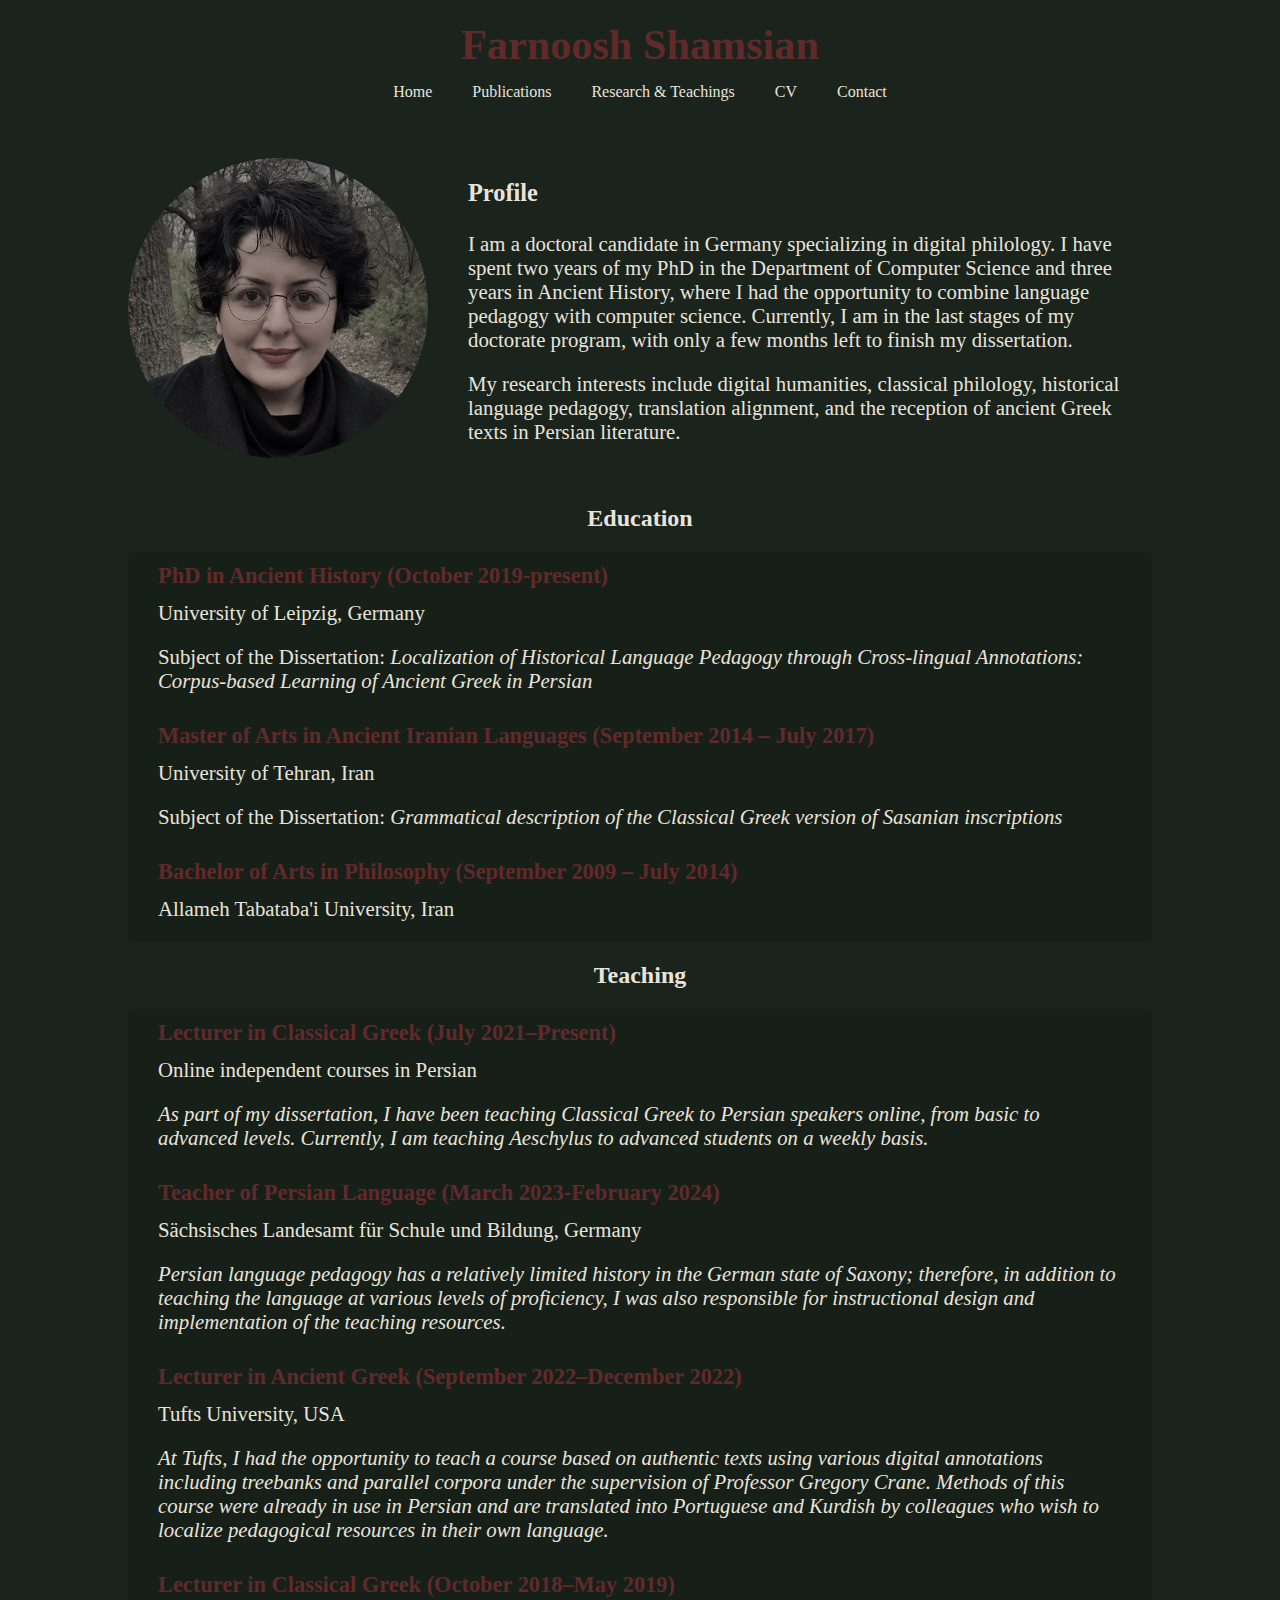
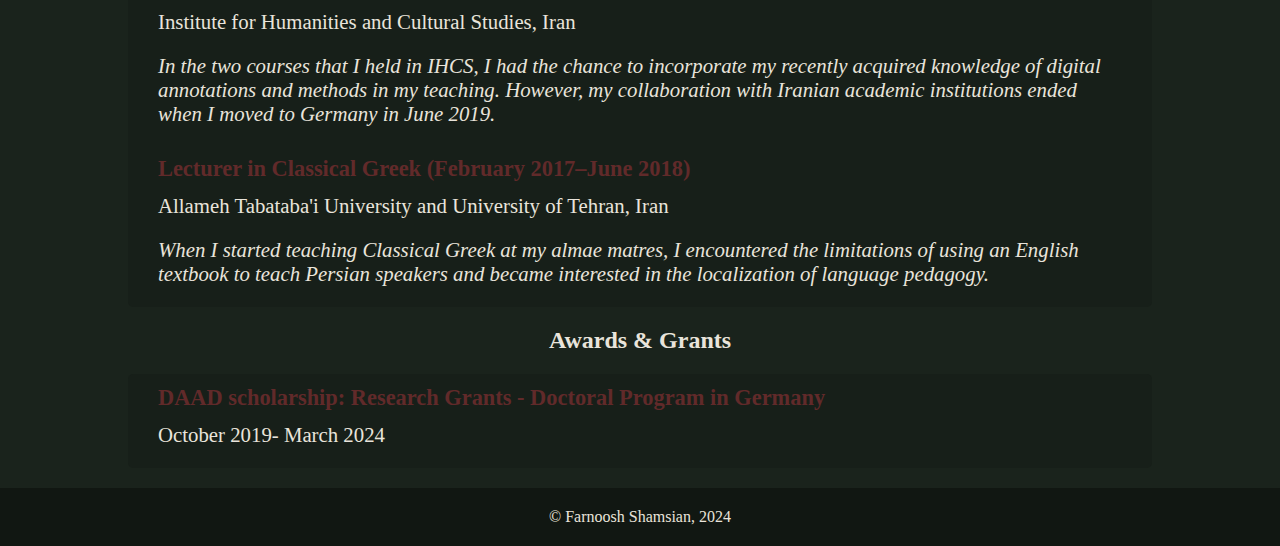
<file: pages/cv.html>
<!DOCTYPE html>
<html lang="en">
  <head>
    <meta charset="UTF-8" />
    <meta name="viewport" content="width=device-width, initial-scale=1.0" />
    <title>Farnoosh Shamsian | CV</title>
    <link rel="stylesheet" href="../styles/styles.css" />
    <link
      href="https://fonts.googleapis.com/css2?family=Playfair+Display:wght@400;700&display=swap"
      rel="stylesheet"
    />
  </head>
  <body>
    <header>
      <h1>Farnoosh Shamsian</h1>
      <nav>
        <div class="menu-icon" id="menu-icon">&#9776;</div>
        <ul>         
          </li>
          <li><a href="../index.html">Home</a></li>
          <li><a href="./publications.html">Publications</a></li>
          <li><a href="./teachings.html">Research & Teachings</a></li>
          <li><a href="./cv.html">CV</a></li>
          <li><a href="./contact.html">Contact</a></li>
        </ul>
      </nav>
      <script>
        // Toggle menu on click
        document
          .getElementById("menu-icon")
          .addEventListener("click", function () {
            document.querySelector("nav ul").classList.toggle("show");
          });
      </script>
    </header>

    <section class="bio">
      <div class="bio-img-container">
        <img src="../assets/Farnoosh.jpg" alt="Post Image" />
      </div>
      <article class="bio-text">
        <h3>Profile</h3>
        <p>
          I am a doctoral candidate in Germany specializing in digital
          philology. I have spent two years of my PhD in the Department of
          Computer Science and three years in Ancient History, where I had the
          opportunity to combine language pedagogy with computer science.
          Currently, I am in the last stages of my doctorate program, with only
          a few months left to finish my dissertation.
        </p>
        <p>
          My research interests include digital humanities, classical philology,
          historical language pedagogy, translation alignment, and the reception
          of ancient Greek texts in Persian literature.
        </p>
      </article>
    </section>

    <section class="content">
      <h2>Education</h2>
      <ul class="cv-list">
        <li>
          <h3>PhD in Ancient History (October 2019-present)</h3>
          <div class="cvhead">University of Leipzig, Germany</div>
          <p>
            Subject of the Dissertation:
            <em
              >Localization of Historical Language Pedagogy through
              Cross-lingual Annotations: Corpus-based Learning of Ancient Greek
              in Persian</em
            >
          </p>
          <h3>
            Master of Arts in Ancient Iranian Languages (September 2014 – July
            2017)
          </h3>
          <div class="cvhead">University of Tehran, Iran</div>
          <p>
            Subject of the Dissertation:
            <em
              >Grammatical description of the Classical Greek version of
              Sasanian inscriptions</em
            >
          </p>
          <h3>Bachelor of Arts in Philosophy (September 2009 – July 2014)</h3>
          <div class="cvhead">Allameh Tabataba'i University, Iran</div>
          <p></p>
        </li>
      </ul>
    </section>

    <section class="content">
      <h2>Teaching</h2>
      <ul class="cv-list">
        <li>
          <h3>Lecturer in Classical Greek (July 2021–Present)</h3>
          <div class="cvhead">Online independent courses in Persian</div>
          <p>
            <em
              >As part of my dissertation, I have been teaching Classical Greek
              to Persian speakers online, from basic to advanced levels.
              Currently, I am teaching Aeschylus to advanced students on a
              weekly basis.</em
            >
          </p>
          <h3>Teacher of Persian Language (March 2023-February 2024)</h3>
          <div class="cvhead">
            Sächsisches Landesamt für Schule und Bildung, Germany
          </div>
          <p>
            <em
              >Persian language pedagogy has a relatively limited history in the
              German state of Saxony; therefore, in addition to teaching the
              language at various levels of proficiency, I was also responsible
              for instructional design and implementation of the teaching
              resources.</em
            >
          </p>
          <h3>Lecturer in Ancient Greek (September 2022–December 2022)</h3>
          <div class="cvhead">Tufts University, USA</div>
          <p>
            <em
              >At Tufts, I had the opportunity to teach a course based on authentic 
              texts using various digital annotations including treebanks and parallel
              corpora under the supervision of Professor Gregory Crane.
              Methods of this course were already in use in Persian and are translated
              into Portuguese and Kurdish by colleagues who wish to localize pedagogical
              resources in their own language.
            </em>
          </p>
          <h3>Lecturer in Classical Greek (October 2018–May 2019)</h3>
          <div class="cvhead">
            Institute for Humanities and Cultural Studies, Iran
          </div>
          <p>
            <em
              >In the two courses that I held in IHCS, I had the chance to
              incorporate my recently acquired knowledge of digital annotations
              and methods in my teaching. However, my collaboration with Iranian
              academic institutions ended when I moved to Germany in June 2019.
            </em>
          </p>

          <h3>Lecturer in Classical Greek (February 2017–June 2018)</h3>
          <div class="cvhead">
            Allameh Tabataba'i University and University of Tehran, Iran
          </div>
          <p>
            <em
              >When I started teaching Classical Greek at my almae matres, I
              encountered the limitations of using an English textbook to teach
              Persian speakers and became interested in the localization of language
              pedagogy. 
            </em>
          </p>
        </li>
      </ul>
    </section>

    <section class="content">
      <h2>Awards & Grants</h2>
      <ul class="cv-list">
        <li>
          <h3>
            DAAD scholarship: Research Grants - Doctoral Program in Germany
          </h3>
          <div class="cvhead">October 2019- March 2024</div>

          <p></p>
        </li>
      </ul>
    </section>

    <footer>
      <p>&copy; Farnoosh Shamsian, 2024</p>
    </footer>
  </body>
</html>
</file>
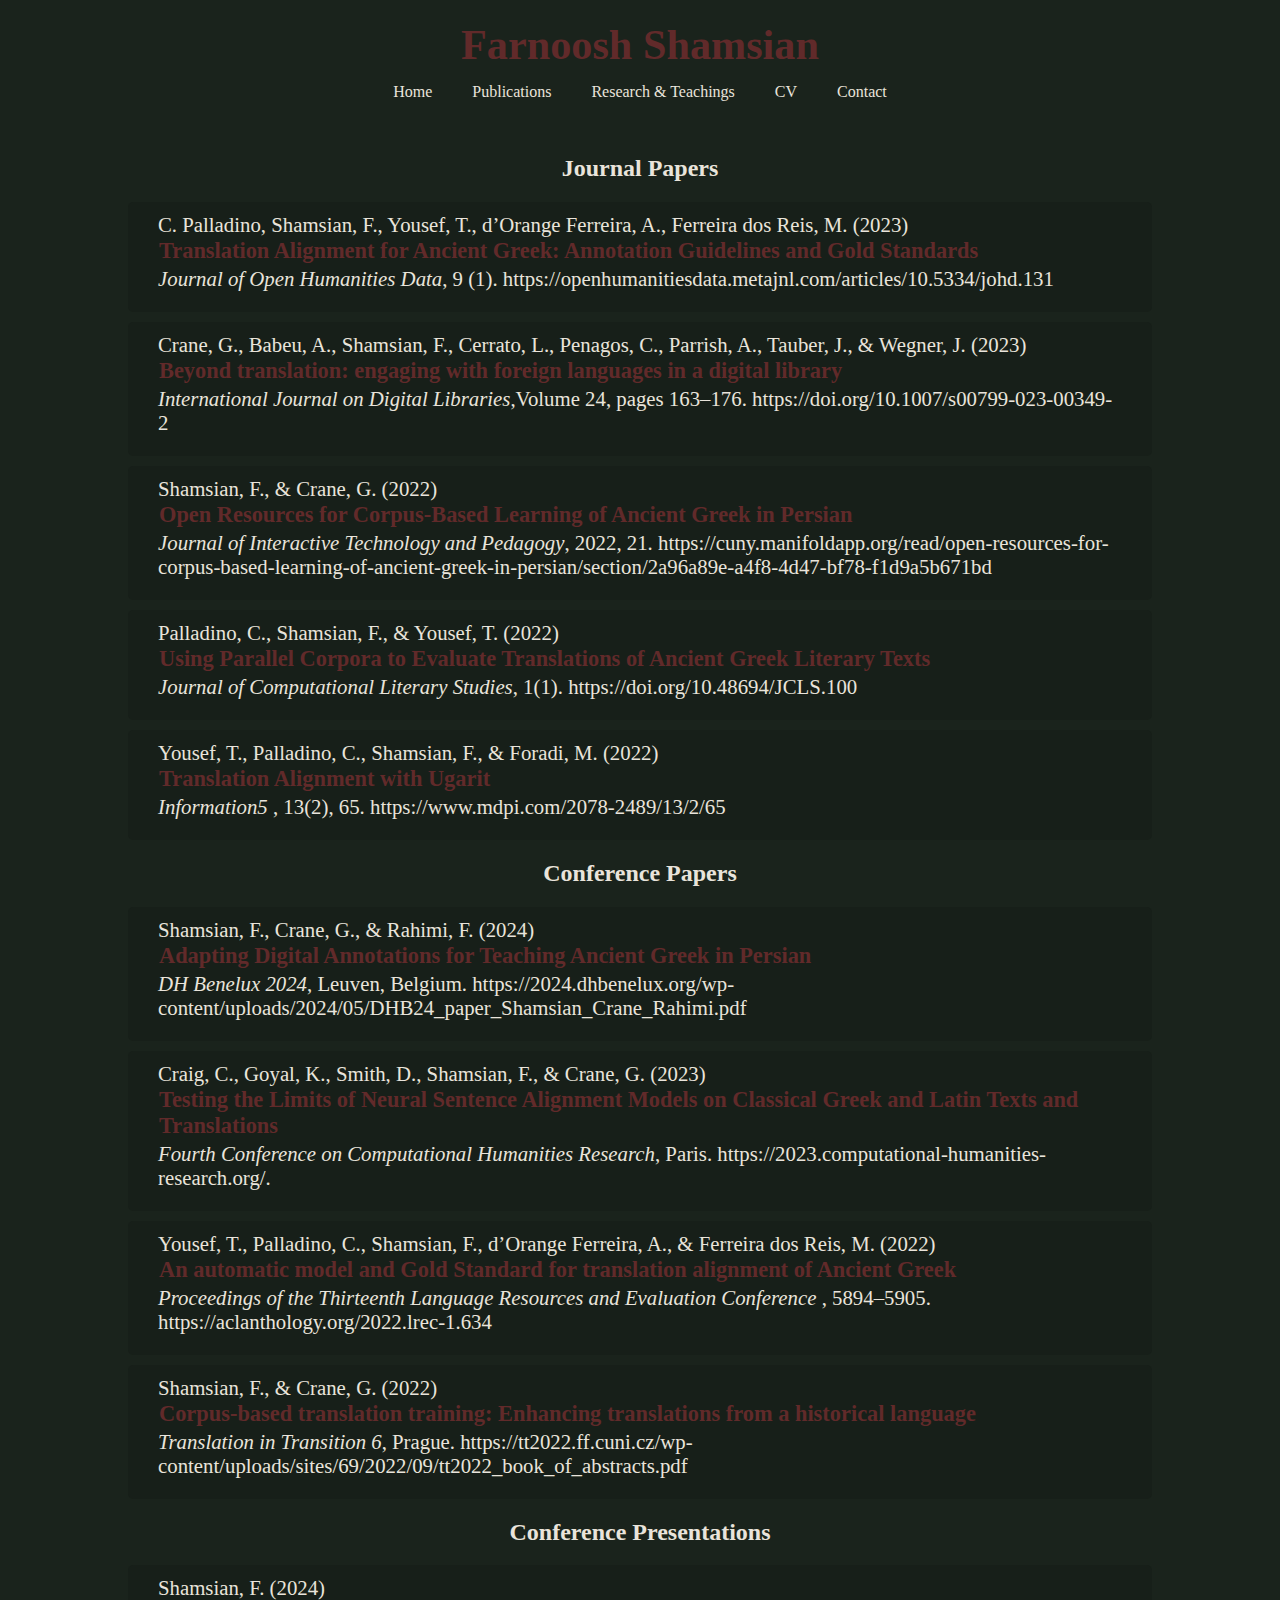
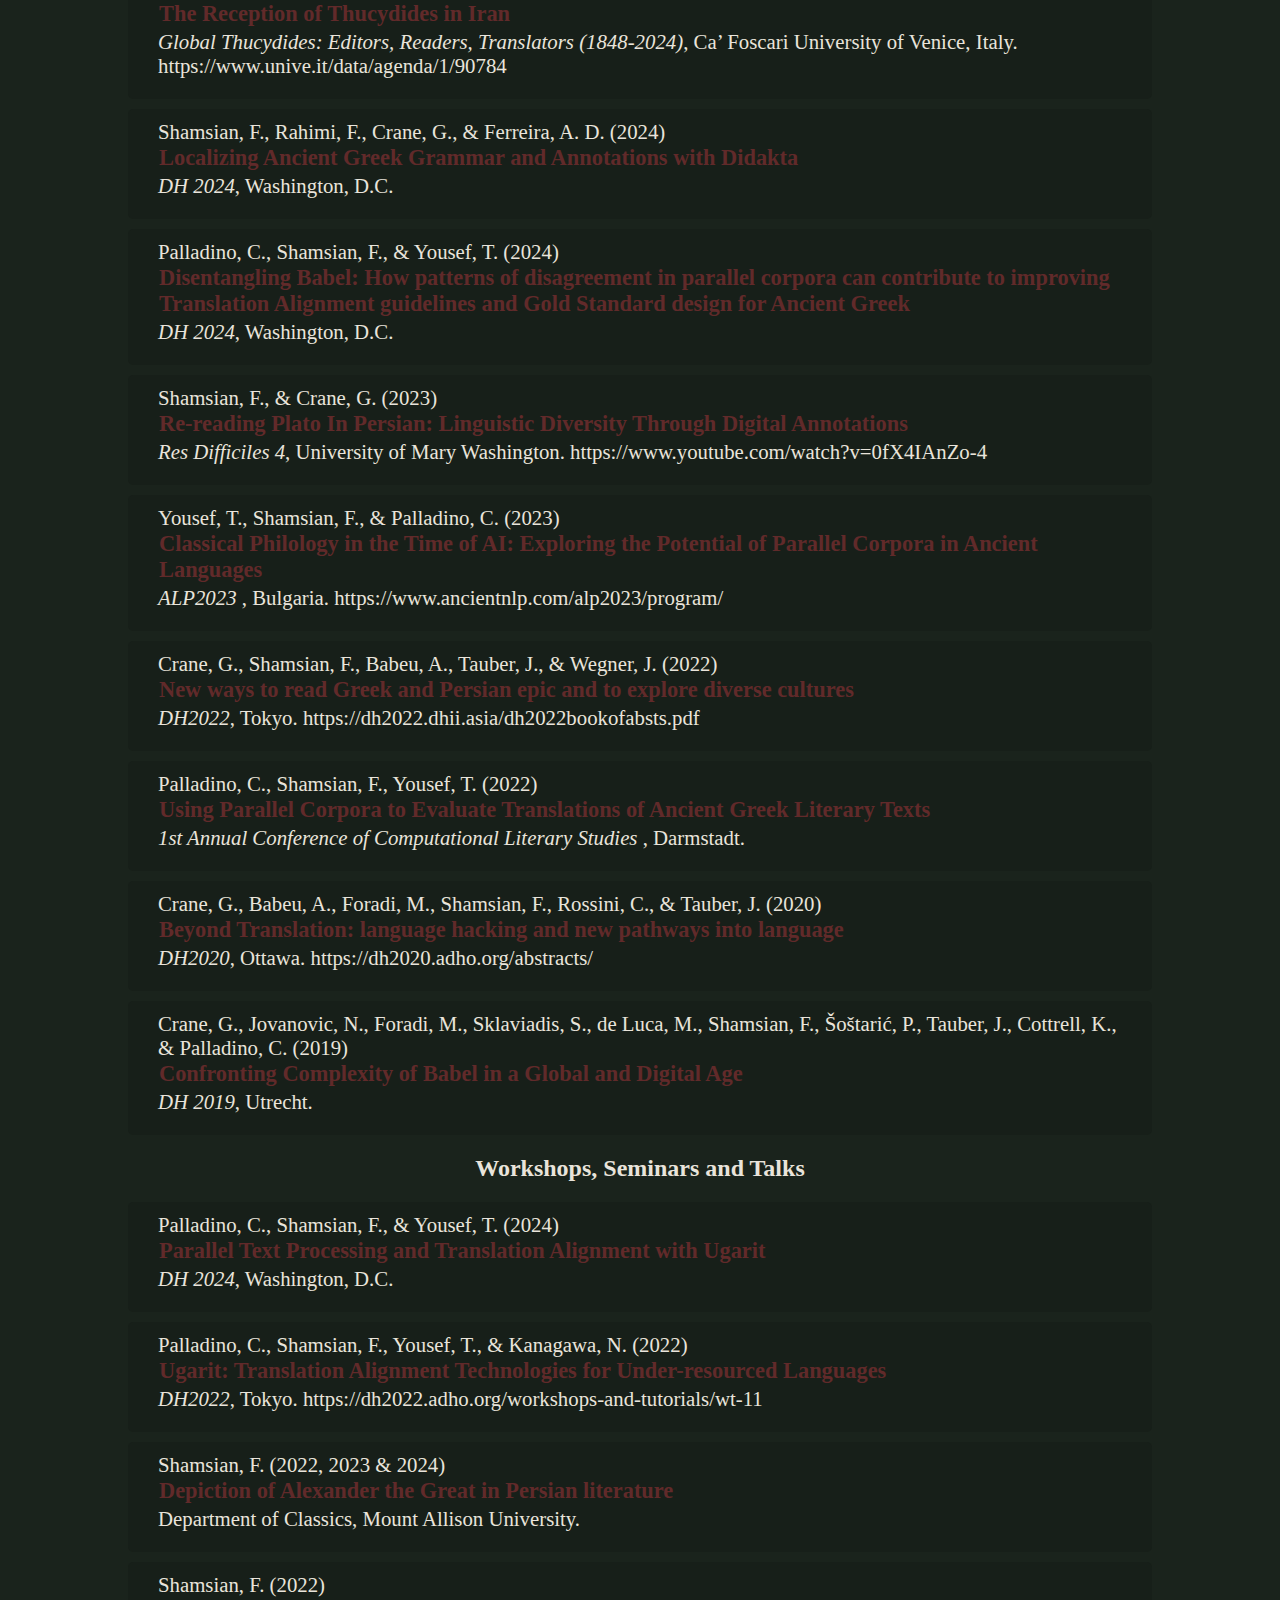
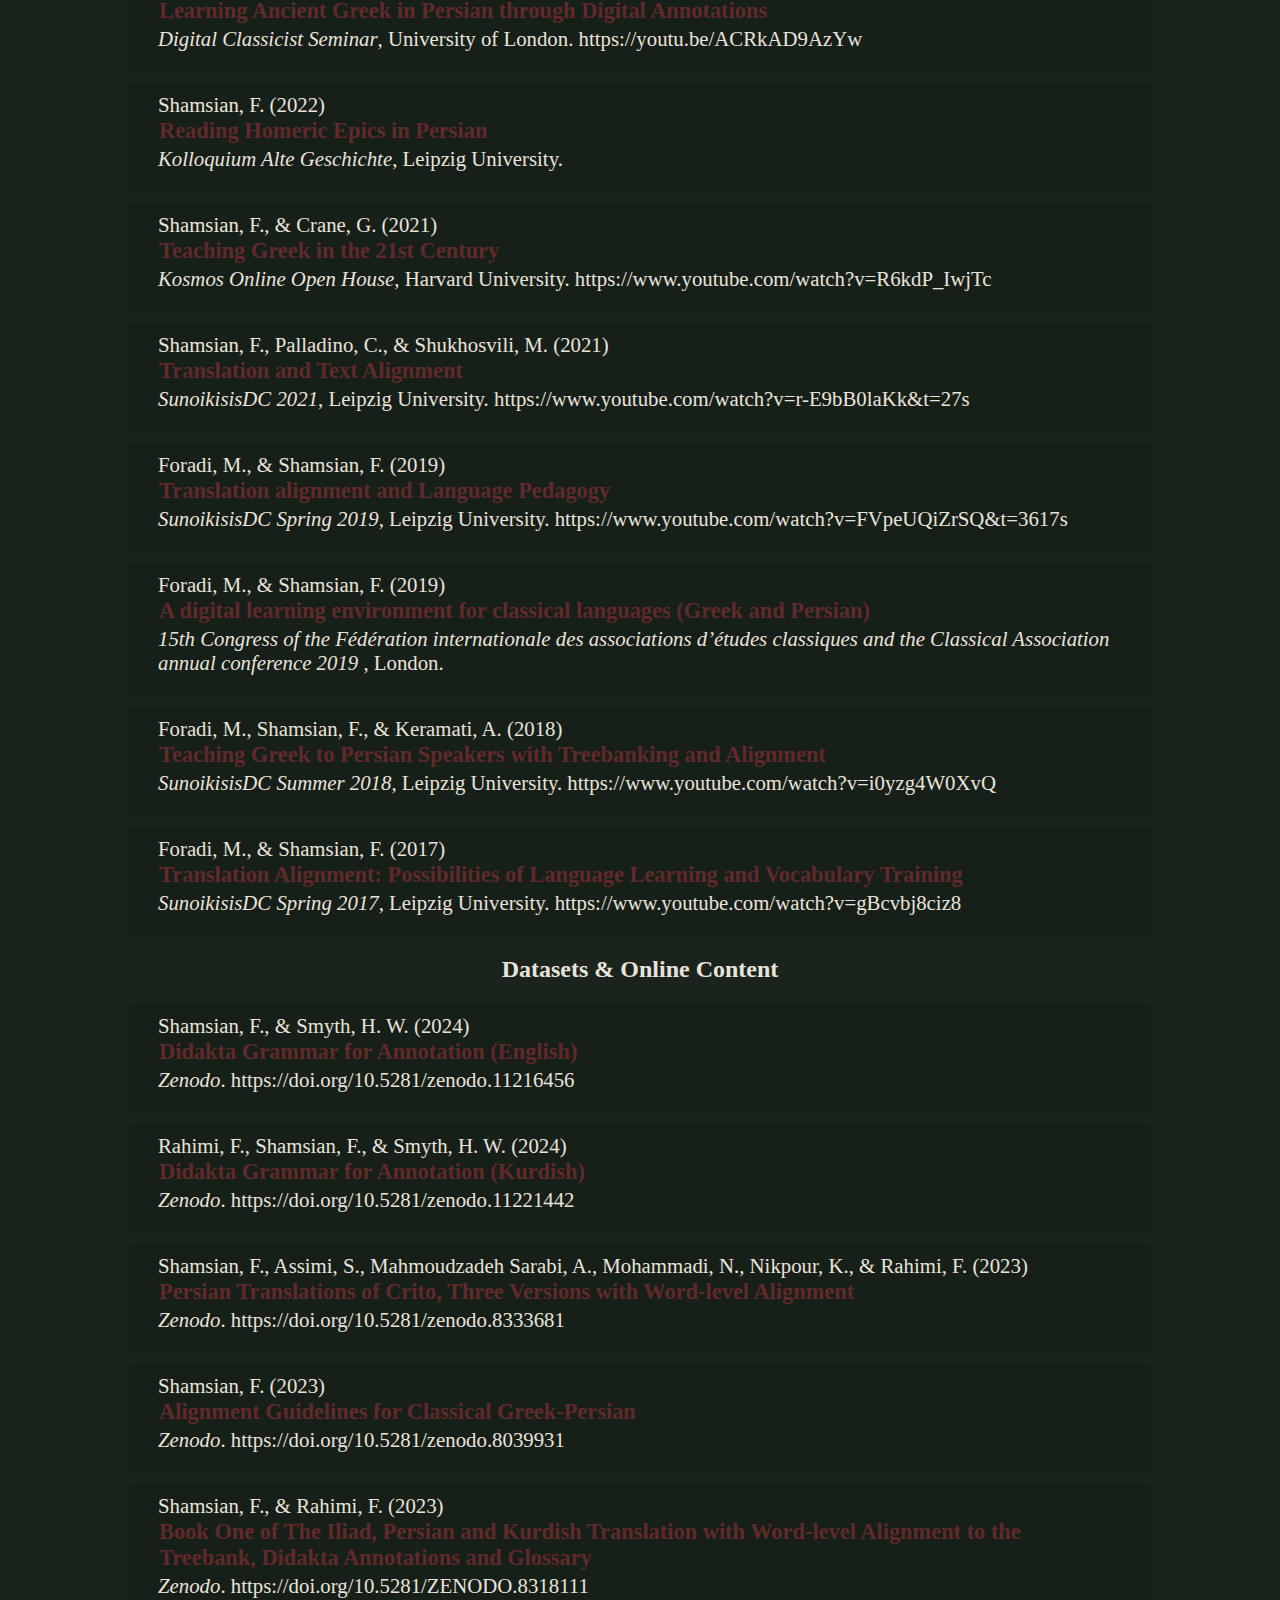
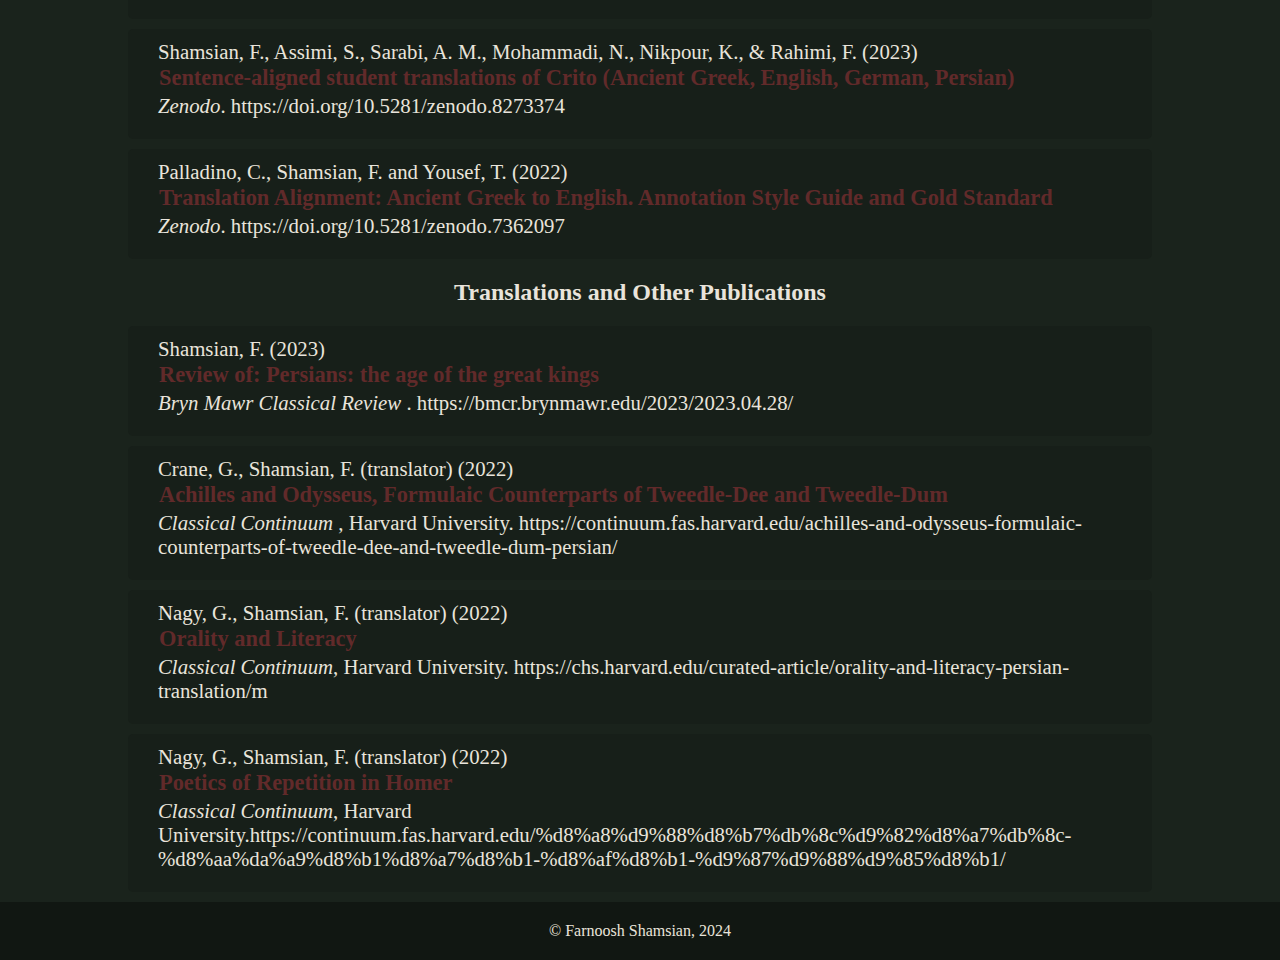
<file: pages/publications.html>
<!DOCTYPE html>
<html lang="en">
  <head>
    <meta charset="UTF-8" />
    <meta name="viewport" content="width=device-width, initial-scale=1.0" />
    <title>Farnoosh Shamsian | Publications</title>
    <link rel="stylesheet" href="../styles/styles.css" />
    <link
      href="https://fonts.googleapis.com/css2?family=Playfair+Display:wght@400;700&display=swap"
      rel="stylesheet"
    />
  </head>
  <body>
    <header>
      <h1>Farnoosh Shamsian</h1>
      <nav>
        <div class="menu-icon" id="menu-icon">&#9776;</div>
        <ul>
          <li><a href="../index.html">Home</a></li>
          <li><a href="./publications.html">Publications</a></li>
          <li><a href="./teachings.html">Research & Teachings</a></li>
          <li><a href="./cv.html">CV</a></li>
          <li><a href="./contact.html">Contact</a></li>
        </ul>
      </nav>
      <script>
        // Toggle menu on click
        document
          .getElementById("menu-icon")
          .addEventListener("click", function () {
            document.querySelector("nav ul").classList.toggle("show");
          });
      </script>
    </header>

    <section class="content">
      <h2>Journal Papers</h2>
      <ul class="publications-list">
         <li>
          <div class="author"> C. Palladino, Shamsian, F., Yousef, T., d’Orange Ferreira, A., Ferreira dos Reis, M. (2023)</div>
          <h3>
           Translation Alignment for Ancient Greek: Annotation Guidelines and Gold Standards
          </h3>
          <p>
            <em>Journal of Open Humanities Data</em>, 9 (1).
https://openhumanitiesdata.metajnl.com/articles/10.5334/johd.131          </p>
        </li>
        <li>
          <div class="author">
            Crane, G., Babeu, A., Shamsian, F., Cerrato, L., Penagos, C.,
            Parrish, A., Tauber, J., & Wegner, J. (2023)
          </div>
          <h3>
            Beyond translation: engaging with foreign languages in a digital
            library
          </h3>
          <p>
            <em>International Journal on Digital Libraries</em>,Volume 24, pages
            163–176. https://doi.org/10.1007/s00799-023-00349-2
          </p>
        </li>
        <li>
          <div class="author">Shamsian, F., & Crane, G. (2022)</div>
          <h3>
            Open Resources for Corpus-Based Learning of Ancient Greek in
            Persian
          </h3>
          <p>
            <em>Journal of Interactive Technology and Pedagogy</em>, 2022, 21.
            https://cuny.manifoldapp.org/read/open-resources-for-corpus-based-learning-of-ancient-greek-in-persian/section/2a96a89e-a4f8-4d47-bf78-f1d9a5b671bd
          </p>
        </li>
        <li>
          <div class="author">
            Palladino, C., Shamsian, F., & Yousef, T. (2022)
          </div>
          <h3>
            Using Parallel Corpora to Evaluate Translations of Ancient Greek
            Literary Texts
          </h3>
          <p>
            <em>Journal of Computational Literary Studies</em>, 1(1).
            https://doi.org/10.48694/JCLS.100
          </p>
        </li>
       
        <li>
          <div class="author">
            Yousef, T., Palladino, C., Shamsian, F., & Foradi, M. (2022)
          </div>
          <h3>
            Translation Alignment with Ugarit
          </h3>
          <p>
            <em> Information5
            </em>, 13(2), 65. https://www.mdpi.com/2078-2489/13/2/65
          </p>
        </li>
      </ul>
    </section>

    <section class="content">
      <h2>Conference Papers</h2>
      <ul class="publications-list">
               <li>
          <div class="author">Shamsian, F., Crane, G., & Rahimi, F. (2024)</div>
          <h3>
            Adapting Digital Annotations for Teaching Ancient Greek in Persian
          </h3>
          <p>
            <em> DH Benelux 2024</em>, Leuven, Belgium.
            https://2024.dhbenelux.org/wp-content/uploads/2024/05/DHB24_paper_Shamsian_Crane_Rahimi.pdf
          </p>
        </li>
     
        <li>
          <div class="author">
            Craig, C., Goyal, K., Smith, D., Shamsian, F., & Crane, G. (2023)
          </div>
          <h3>
            Testing the Limits of Neural Sentence Alignment Models on Classical
            Greek and Latin Texts and Translations
          </h3>
          <p>
            <em> Fourth Conference on Computational Humanities Research</em>,
            Paris. https://2023.computational-humanities-research.org/.
          </p>
        </li>
    <li>
          <div class="author">
            Yousef, T., Palladino, C., Shamsian, F., d’Orange Ferreira, A., & Ferreira dos Reis, M. (2022)
          </div>
          <h3>An automatic model and Gold Standard for translation alignment of Ancient Greek</h3>
          <p><em>Proceedings of the Thirteenth Language Resources and Evaluation Conference
          </em>, 5894–5905. https://aclanthology.org/2022.lrec-1.634</p>
        </li>
       <li>
          <div class="author">
            Shamsian, F., & Crane, G. (2022)
          </div>
          <h3>Corpus-based translation training: Enhancing translations from a historical language</h3>
          <p><em>Translation in Transition 6</em>, Prague. https://tt2022.ff.cuni.cz/wp-content/uploads/sites/69/2022/09/tt2022_book_of_abstracts.pdf
          </p>
   </li>

    </section>
    <section class="content">
      <h2>Conference Presentations</h2>
      <ul class="publications-list">
        <li>
          <div class="author">Shamsian, F. (2024)</div>
          <h3>
           The Reception of Thucydides in Iran
          </h3>
          <p>
            <em>Global Thucydides: Editors, Readers, Translators (1848-2024)</em>, Ca’ Foscari University of Venice, Italy.
            https://www.unive.it/data/agenda/1/90784
          </p>
        </li>
         
        <li>
          <div class="author">
            Shamsian, F., Rahimi, F., Crane, G., & Ferreira, A. D. (2024)
          </div>
          <h3>Localizing Ancient Greek Grammar and Annotations with Didakta</h3>
          <p><em>DH 2024</em>, Washington, D.C.</p>
        </li>
        <li>
          <div class="author">
            Palladino, C., Shamsian, F., & Yousef, T. (2024)
          </div>
          <h3>
            Disentangling Babel: How patterns of disagreement in parallel
            corpora can contribute to improving Translation Alignment guidelines
            and Gold Standard design for Ancient Greek
          </h3>
          <p><em>DH 2024</em>, Washington, D.C.</p>
        </li>
        <li>
          <div class="author">Shamsian, F., & Crane, G. (2023)</div>
          <h3>
            Re-reading Plato In Persian: Linguistic Diversity Through Digital
            Annotations
          </h3>
          <p>
            <em> Res Difficiles 4</em>, University of Mary Washington.
            https://www.youtube.com/watch?v=0fX4IAnZo-4
          </p>
        </li>
   <li>
          <div class="author">
            Yousef, T., Shamsian, F., & Palladino, C. (2023)
          </div>
          <h3>Classical Philology in the Time of AI: Exploring the Potential of Parallel Corpora in Ancient Languages</h3>
          <p><em> ALP2023
          </em>, Bulgaria. https://www.ancientnlp.com/alp2023/program/</p>
        </li>
      
        <li>
          <div class="author">
            Crane, G., Shamsian, F., Babeu, A., Tauber, J., & Wegner, J. (2022)
          </div>
          <h3>
            New ways to read Greek and Persian epic and to explore diverse
            cultures
          </h3>
          <p>
            <em> DH2022</em>, Tokyo.
            https://dh2022.dhii.asia/dh2022bookofabsts.pdf
          </p>
        </li>
        <li>
          <div class="author">
            Palladino, C., Shamsian, F., Yousef, T. (2022)
          </div>
          <h3>
            Using Parallel Corpora to Evaluate Translations of Ancient Greek Literary Texts
          </h3>
          <p>
            <em> 1st Annual Conference of Computational Literary Studies
            </em>, Darmstadt.
          </p>
        </li>
          <li>
            <div class="author">
              Crane, G., Babeu, A., Foradi, M., Shamsian, F., Rossini, C., & Tauber, J. (2020)
            </div>
            <h3>
              Beyond Translation: language hacking and new pathways into language
            </h3>
            <p>
              <em> DH2020</em>, Ottawa. https://dh2020.adho.org/abstracts/
            </p>
          </li>
        
        <li>
          <div class="author">
            Crane, G., Jovanovic, N., Foradi, M., Sklaviadis, S., de Luca, M.,
            Shamsian, F., Šoštarić, P., Tauber, J., Cottrell, K., & Palladino,
            C. (2019)
          </div>
          <h3>Confronting Complexity of Babel in a Global and Digital Age</h3>
          <p><em>DH 2019</em>, Utrecht.</p>
        </li>
  </ul>
</section>
<section class="content">
  <h2>Workshops, Seminars and Talks</h2>
  <ul class="publications-list">
    <li>
      <div class="author">
        Palladino, C., Shamsian, F., & Yousef, T. (2024)
      </div>
      <h3>
        Parallel Text Processing and Translation Alignment with Ugarit
      </h3>
        <p><em>DH 2024</em>, Washington, D.C.</p>
    </li>
    <li>
      <div class="author">
        Palladino, C., Shamsian, F., Yousef, T., & Kanagawa, N. (2022)
      </div>
      <h3>
        Ugarit: Translation Alignment Technologies for Under-resourced Languages
      </h3>
      <p>
        <em> DH2022</em>, Tokyo. https://dh2022.adho.org/workshops-and-tutorials/wt-11
      </p>
    </li>


    <li>
      <div class="author">
       Shamsian, F. (2022, 2023 & 2024)
      </div>
      <h3>
        Depiction of Alexander the Great in Persian literature
      </h3>
      <p>
        Department of Classics, Mount Allison University. 
      </p>
    </li>
    <li>
      <div class="author">
        Shamsian, F. (2022)
      </div>
      <h3>
        Learning Ancient Greek in Persian through Digital Annotations
      </h3>
      <p>
        <em>Digital Classicist Seminar</em>, University of London. https://youtu.be/ACRkAD9AzYw

      </p>
    </li>
    <li>
      <div class="author">
        Shamsian, F. (2022)
      </div>
      <h3>
        Reading Homeric Epics in Persian
      </h3>
      <p>
        <em>Kolloquium Alte Geschichte</em>, Leipzig University.</p>
    </li>
    <li>
      <div class="author">
        Shamsian, F., & Crane, G. (2021)
      </div>
      <h3>
        Teaching Greek in the 21st Century

      </h3>
      <p>
        <em> Kosmos Online Open House</em>, Harvard University. https://www.youtube.com/watch?v=R6kdP_IwjTc</p>
    </li>
    <li>
      <div class="author">
        Shamsian, F., Palladino, C., & Shukhosvili, M. (2021)
      </div>
      <h3>
        Translation and Text Alignment
      </h3>
      <p>
        <em>SunoikisisDC 2021</em>, Leipzig University. https://www.youtube.com/watch?v=r-E9bB0laKk&t=27s</p>
    </li>
    <li>
      <div class="author">
        Foradi, M., & Shamsian, F. (2019)
      </div>
      <h3>
        Translation alignment and Language Pedagogy
      </h3>
      <p>
        <em> SunoikisisDC Spring 2019</em>, Leipzig University. https://www.youtube.com/watch?v=FVpeUQiZrSQ&t=3617s
      </p>
    </li>
    <li>
      <div class="author">
        Foradi, M., & Shamsian, F. (2019)
      </div>
      <h3>
        A digital learning environment for classical languages (Greek and Persian)

      </h3>
      <p>
        <em> 15th Congress of the Fédération internationale des associations d’études classiques and the Classical Association annual conference 2019
        </em>, London.
      </p>
    </li>
  </li>
  <li>
    <div class="author">
      Foradi, M., Shamsian, F., & Keramati, A. (2018)
    </div>
    <h3>
      Teaching Greek to Persian Speakers with Treebanking and Alignment
    </h3>
    <p>
      <em>SunoikisisDC Summer 2018</em>, Leipzig University. https://www.youtube.com/watch?v=i0yzg4W0XvQ

    </p>
  </li>
  <li>
    <div class="author">
      Foradi, M., & Shamsian, F. (2017)
    </div>
    <h3>
      Translation Alignment: Possibilities of Language Learning and Vocabulary Training
    </h3>
    <p>
      <em>SunoikisisDC Spring 2017</em>, Leipzig University. https://www.youtube.com/watch?v=gBcvbj8ciz8
    </p>
  </li>
  </ul>
</section>

    <section class="content">
      <h2>Datasets & Online Content</h2>
      <ul class="publications-list">
        
        <li>

          <div class="author">Shamsian, F., & Smyth, H. W. (2024)</div>
          <h3>
            Didakta Grammar for Annotation (English)
          </h3>
          <p>  <em>Zenodo</em>.
            https://doi.org/10.5281/zenodo.11216456
          </p>
        </li>
        <li>
          <div class="author">
            Rahimi, F., Shamsian, F., & Smyth, H. W. (2024)
          </div>
          <h3>
            Didakta Grammar for Annotation (Kurdish)
          </h3>
          <p>  <em>Zenodo</em>.
            https://doi.org/10.5281/zenodo.11221442
          </p>
        </li>
        <li>
          <div class="author">
            Shamsian, F., Assimi, S., Mahmoudzadeh Sarabi, A., Mohammadi, N., Nikpour, K., & Rahimi, F. (2023)
          </div>
          <h3>
            Persian Translations of Crito, Three Versions with Word-level Alignment
          </h3>
          <p>
            <em>Zenodo</em>. https://doi.org/10.5281/zenodo.8333681
          </p>
        </li>
        <li>
          <div class="author">
            Shamsian, F. (2023)
          </div>
          <h3>
            Alignment Guidelines for Classical Greek-Persian
          </h3>
          <p>
            <em>Zenodo</em>. https://doi.org/10.5281/zenodo.8039931

          </p>
        </li>

      <li>
      <div class="author">
        Shamsian, F., & Rahimi, F. (2023)
      </div>
      <h3>
        Book One of The Iliad, Persian and Kurdish Translation with Word-level Alignment to the Treebank, Didakta Annotations and Glossary
      </h3>
      <p>
        <em>Zenodo</em>. https://doi.org/10.5281/ZENODO.8318111

      </p>
    </li>
    <li>
    <div class="author">
      Shamsian, F., Assimi, S., Sarabi, A. M., Mohammadi, N., Nikpour, K., & Rahimi, F. (2023)
    </div>
    <h3>
      Sentence-aligned student translations of Crito (Ancient Greek, English, German, Persian)
    </h3>
    <p>
      <em>Zenodo</em>. https://doi.org/10.5281/zenodo.8273374

    </p>
  </li>
  <li>

    <div class="author">
      Palladino, C., Shamsian, F. and Yousef, T. (2022)
    </div>
    <h3>
      Translation Alignment: Ancient Greek to English. Annotation Style Guide and Gold Standard
    </h3>
    <p>
      <em>Zenodo</em>. https://doi.org/10.5281/zenodo.7362097
    </p>
  </li>
      </ul>
    </section>

    <section class="content">
      <h2>Translations and Other Publications</h2>
      <ul class="publications-list">
      </li>
      <li>
        <div class="author">
          Shamsian, F. (2023)
        </div>
        <h3>
          Review of: Persians: the age of the great kings
        </h3>
        <p>
          <em>Bryn Mawr Classical Review
          </em>. https://bmcr.brynmawr.edu/2023/2023.04.28/
        </p>
      </li>
        <li>
          <div class="author">Crane, G., Shamsian, F. (translator) (2022)
          </div>
          <h3>
            Achilles and Odysseus, Formulaic Counterparts of Tweedle-Dee and Tweedle-Dum
          </h3>
          <p>
            <em> Classical Continuum</em>
           , Harvard University. https://continuum.fas.harvard.edu/achilles-and-odysseus-formulaic-counterparts-of-tweedle-dee-and-tweedle-dum-persian/

          </p>
        </li>
        <li>
          <div class="author">
            Nagy, G., Shamsian, F. (translator) (2022)
          </div>
          <h3>
           Orality and Literacy
          </h3>
          <p>
            <em>Classical Continuum</em>, Harvard University. https://chs.harvard.edu/curated-article/orality-and-literacy-persian-translation/m
          </p>
        </li>
        <li>
          <div class="author">
            Nagy, G., Shamsian, F. (translator) (2022)
          </div>
          <h3>
            Poetics of Repetition in Homer

          </h3>
          <p>
            <em>Classical Continuum</em>, Harvard University.https://continuum.fas.harvard.edu/%d8%a8%d9%88%d8%b7%db%8c%d9%82%d8%a7%db%8c-%d8%aa%da%a9%d8%b1%d8%a7%d8%b1-%d8%af%d8%b1-%d9%87%d9%88%d9%85%d8%b1/
          </p>
        </ul>
      </li>
      </section>
 
      <footer>
        <p>&copy; Farnoosh Shamsian, 2024</p>
      </footer>
    </body>
  </html>
</file>
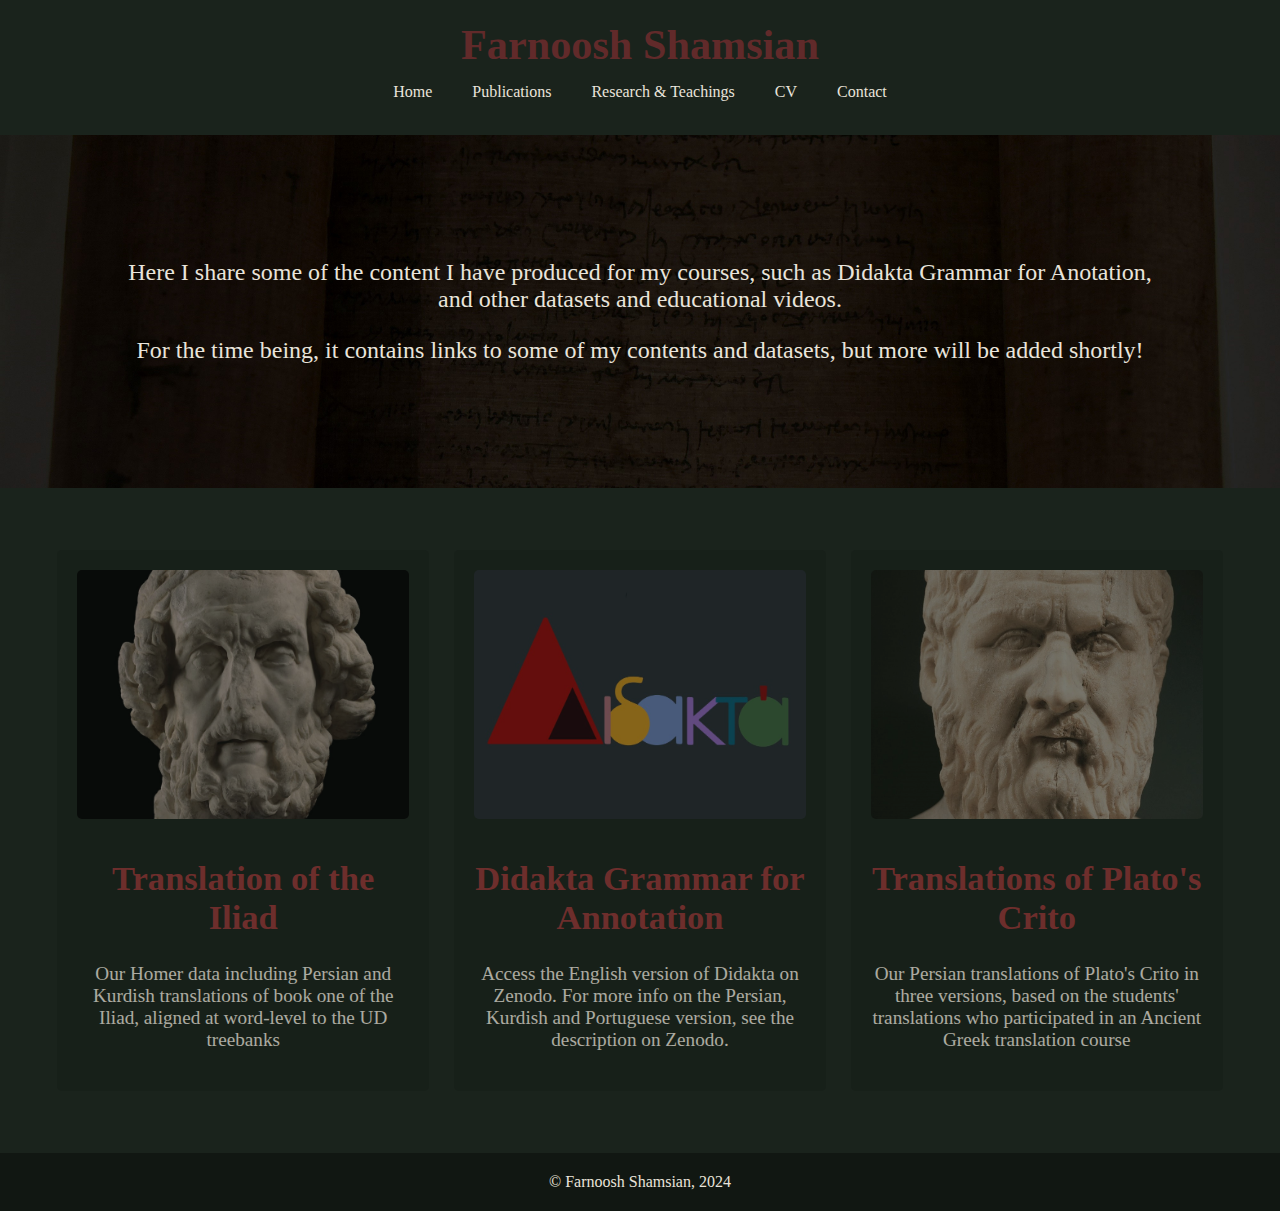
<file: pages/teachings.html>
<!DOCTYPE html>
<html lang="en">
  <head>
    <meta charset="UTF-8" />
    <meta name="viewport" content="width=device-width, initial-scale=1.0" />
    <title>Farnoosh Shamsian | Research & Teachings</title>
    <link rel="stylesheet" href="../styles/styles.css" />
    <link
      href="https://fonts.googleapis.com/css2?family=Playfair+Display:wght@400;700&display=swap"
      rel="stylesheet"
    />
  </head>
  <body>
    <header>
      <h1>Farnoosh Shamsian</h1>
      <nav>
        <div class="menu-icon" id="menu-icon">&#9776;</div>
        <ul>
          <li><a href="../index.html">Home</a></li>
          <li><a href="./publications.html">Publications</a></li>
          <li><a href="./teachings.html">Research & Teachings</a></li>
          <li><a href="./cv.html">CV</a></li>
          <li><a href="./contact.html">Contact</a></li>
        </ul>
      </nav>
      <script>
        // Toggle menu on click
        document
          .getElementById("menu-icon")
          .addEventListener("click", function () {
            document.querySelector("nav ul").classList.toggle("show");
          });
      </script>
    </header>

    <section class="hero teaching-hero">
      <div class="hero-content">
        <p>
          Here I share some of the content I have produced for my courses, such
          as Didakta Grammar for Anotation, and other datasets and educational
          videos.
        </p>

        <p>
          For the time being, it contains links to some of my contents and
          datasets, but more will be added shortly!
        </p>
      </div>
    </section>

    <section class="posts">
      <article>
        <a
          class="post-link"
          href="https://zenodo.org/records/8318111"
          target="_blank"
        >
          <div class="article-img-container">
            <img src="../assets/Homer.jpg" alt="Post Image" />
          </div>
          <h3>Translation of the Iliad</h3>
          <p>
            Our Homer data including Persian and Kurdish translations of book
            one of the Iliad, aligned at word-level to the UD treebanks
          </p>
        </a>
      </article>
      <article>
        <a
          class="post-link"
          href="https://zenodo.org/records/11216456"
          target="_blank"
        >
          <div class="article-img-container">
            <img src="../assets/Didakta.png" alt="Post Image" />
          </div>
          <h3>Didakta Grammar for Annotation</h3>
          <p>
            Access the English version of Didakta on Zenodo. For more info on
            the Persian, Kurdish and Portuguese version, see the description on
            Zenodo.
          </p>
        </a>
      </article>
      <article>
        <a
          class="post-link"
          href="https://zenodo.org/records/8333681"
          target="_blank"
        >
          <div class="article-img-container">
            <img src="../assets/platon.jpeg" alt="bust of plato" />
          </div>
          <h3>Translations of Plato's Crito</h3>
          <p>
            Our Persian translations of Plato's Crito in three versions, based
            on the students' translations who participated in an Ancient Greek
            translation course
          </p>
        </a>
      </article>
    </section>

    <footer>
      <p>&copy; Farnoosh Shamsian, 2024</p>
    </footer>
  </body>
</html>
</file>
<file: styles/styles.css>
@import url("./variables.css");
@import url("./navigation.css");
@import url("./publications.css");
@import url("./cv.css");
@import url("./footer.css");

* {
  box-sizing: border-box;
  /* border: 1px dotted rgba(255, 0, 0, 0.377); */
}

/* General, Home, Teaching */

body {
  width: 100%;
  font-family: "Cambria";
  background-color: var(--background-color);
  color: var(--text-color);
  margin: 0 auto;
}

.hero {
  background-size: cover;
  background-position: center;
  padding: 100px 10vw;
  text-align: center;
}

.home-hero {
  background-image: url("../assets/hero-image.jpg");
}

.hero-content h2 {
  font-size: 3em;
  color: var(--text-color);
  margin: 0;
}

.hero-content p {
  font-size: 1.5em;
  color: var(--text-color);
}

.teaching-hero {
  background-image: url("../assets/teaching2.jpg");
}

.teaching-content p {
  font-size: 1.5em;
  color: var(--text-color);
}

.content {
  text-align: center;
  margin: 0 auto;
}

.posts {
  display: flex;
  flex-wrap: wrap;
  justify-content: center;
  padding: 50px 20px;
}

.posts article {
  background-color: var(--secondary-color);
  padding: 20px;
  margin: 1%;
  width: 30%;
  min-width: 350px;
  text-align: center;
  font-size: 1.2em;
  border-radius: 5px;
  flex-basis: 30%;
  opacity: 0.7;
  transition: all ease-in-out 0.5s;
}

.posts article:hover {
  opacity: 1;
  transform: scale(1.02);
}

@media (max-width: 1200px) {
  .posts article {
    flex-basis: 50%; /* Switch to single-column layout for smaller screens */
    width: 100%;
  }
}

.article-img-container {
  width: 100%;
  overflow: hidden;
}

.article-img-container img {
  width: 100%;
  aspect-ratio: 4/3;
  object-fit: cover;
  border-radius: 5px;
}

.posts article h3 {
  color: var(--article-header-color);
  font-size: 1.8em;
  height: 70px;
}

.posts article p {
  font-size: 1em;
  color: var(--text-color);
}

.post-link {
  color: var(--text-color);
  text-decoration: none;
}
</file>
<file: styles.css>
/* Base styling */
* {
  font-size: clamp(20px, auto, auto);
}
body {
  font-family: "Cambria";
  background-color: #121a16;
  color: #e9e2d7;
  margin: 0;
  padding: 0;
  font-size: 1.1vw;
}

header {
  background-color: #1a231c;
  padding: 20px;
  text-align: center;
}

header h1 {
  margin: 0;
  font-size: 2.5em;
  color: #612a2a;
}

nav ul {
  list-style: none;
  padding: 0;
}

nav ul li {
  display: inline-block;
  margin: 0 15px;
}

nav ul li a {
  color: #e9e2d7;
  text-decoration: none;
  font-size: 1.2em;
  transition: all ease-in-out 0.2s;
}

nav ul li a:hover {
  color: #334039;
}

.hero {
  background-image: url("hero-image.jpg");
  background-size: cover;
  background-position: center;
  padding: 100px 200px;
  text-align: center;
}

.hero-content h2 {
  font-size: 3em;
  color: #e9e2d7;
  margin: 0;
}

.hero-content p {
  font-size: 1.5em;
  color: #e9e2d7;
}

.posts {
  display: flex;
  flex-wrap: nowrap;
  justify-content: center;
  padding: 50px 20px;
}

.posts article {
  background-color: #142019;
  padding: 20px;
  margin: 15px;
  border-radius: 5px;
  width: 30%;
  text-align: center;
  opacity: 0.75;
  transition: all ease-in-out 0.2s;
  font-size: 1.2em;
}

.posts article:hover {
  opacity: 1;
}

.posts article img {
  max-width: 100%;
  border-radius: 5px;
}

.posts article h3 {
  color: #913333;
  font-size: 1.8em;
}

.posts article p {
  font-size: 1em;
  color: #e9e2d7;
}

.post-link {
  color: #e9e2d7;
  text-decoration: none;
}

footer {
  background-color: #111712;
  padding: 20px;
  text-align: center;
  font-size: 1em;
}

footer p {
  margin: 0;
  font-size: 1em;
  color: #e9e2d7;
}

.content {
  text-align: center;
  margin: 0 auto;
}

.publications-list {
  list-style: none;
  padding: 0;
  margin: 0 auto;
  max-width: 800px;
  text-align: left;
}

.publications-list li {
  background-color: #171f19;
  padding: 1px 30px;
  margin: 10px 0;
  border-radius: 5px;
}

.publications-list h3 {
  color: #673030;
  font-size: 1.4em;
  padding: 1px;
  margin: 0px;
}

.publications-list p {
  color: #e9e2d7;
  font-size: 1.3em;
  margin: 2px 0 20px;
  overflow-wrap: break-word;
}

.author {
  margin: 10px 0 0px;
  font-size: 1.3em;
}

.cv-list {
  list-style: none;
  padding: 0;
  margin: 0 auto;
  max-width: 1000px;
  text-align: left;
}

.cv-list li {
  background-color: #171f19;
  padding: 1px 30px;
  margin: 20px 0;
  border-radius: 5px;
}

.cv-list h3 {
  color: #673030;
  font-size: 1.5vw;
  padding: 10px 0px;
  margin: 0px;
}

.cv-list p {
  color: #e9e2d7;
  font-size: 1.3vw;
  margin: 2px 0 20px;
  overflow-wrap: break-word;
}
.cvhead {
  color: #e9e2d7;
  font-size: 1.3vw;
  margin: 2px 0 20px;
  overflow-wrap: break-word;
}

.cvv {
  list-style: none;
  color: #e9e2d7;
  padding: 0;
  margin: 0 auto;
  max-width: 800px;
  text-align: left;
}

.bio-section {
  display: flex;
  align-items: center;
  margin-top: 20px;
  margin-bottom: 20px;
  flex-wrap: wrap;
}

.bio-section img {
  border-radius: 50%;
  margin-right: 20px;
  width: 300px;
  height: 300px;
  object-fit: cover;
}
.bio-text {
  flex: 1;
  color: #e9e2d7;
  background-color: transparent;
  padding: 20px;
  text-align: left;
  font-size: 1.3vw;
}

.teaching {
  background-image: url("teaching2.jpg");
  background-size: cover;
  background-position: center;
  padding: 100px 200px;
  text-align: center;
}

.teaching-content h2 {
  font-size: 3em;
  color: #e9e2d7;
  margin: 0;
}

.teaching-content p {
  font-size: 1.5em;
  color: #e9e2d7;
}

.contact {
  padding: 10px 5px;
  text-align: center;
}

.contact-list {
  list-style: none;
  padding: 20;
  margin: 0 auto;
  max-width: 800px;
  text-align: center;
}

.contact-list li {
  background-color: #171f19;
  padding: 1px 30px;
  margin: 10px 0px;
  border-radius: 5px;
}

.contact-list a {
  color: #e9e2d7;
  padding: 20px 30px;
  margin: 30px 10px 30px;
  border-radius: 5px;
  text-align: center;
  text-decoration: none;
}

.contact-list h3 {
  color: #673030;
  font-size: 1.4em;
  padding: 1px;
  margin: 5px 30px;
}

.contact-list p {
  color: #e9e2d7;
  font-size: 1.2em;
  margin: 10px 0 20px;
  overflow-wrap: break-word;
}

.contact-link {
  color: #e9e2d7;
  text-decoration: none;
}

/* Responsive Design */
@media only screen and (max-width: 768px) {
  header h1 {
    font-size: 2em;
  }

  nav ul li {
    display: block;
    margin: 10px 0;
  }

  .hero {
    padding: 50px 20px;
  }

  .hero-content h2 {
    font-size: 2.5em;
  }

  .hero-content p {
    font-size: 1.2em;
  }

  .posts article {
    width: 100%;
    margin: 10px 0;
  }

  .bio-section {
    flex-direction: column;
    align-items: center;
  }

  .bio-section img {
    width: 100%;
    height: auto;
    margin-bottom: 20px;
  }

  .teaching {
    padding: 50px 20px;
  }

  .teaching-content h2 {
    font-size: 2.5em;
  }

  .teaching-content p {
    font-size: 1.2em;
  }
}

@media only screen and (max-width: 480px) {
  header h1 {
    font-size: 1.8em;
  }

  .hero-content h2 {
    font-size: 2em;
  }

  .hero-content p {
    font-size: 1em;
  }

  .teaching-content h2 {
    font-size: 2em;
  }

  .teaching-content p {
    font-size: 1em;
  }

  .posts {
    flex-direction: column;
    align-items: center;
  }

  .posts article {
    width: 90%;
  }

  nav ul li {
    margin: 5px 0;
  }
}
</file>
<file: styles/contact.css>
/* Contact */

@import url("./variables.css");

html,
body {
  height: 100%;
  margin: 0;
}

body {
  display: flex;
  flex-direction: column;
}

main {
  flex: 1;
  width: 80%;
  margin: 0 auto;
}

main h2 {
  text-align: center;
  margin-top: 50px;
}

.contact h3 {
  color: var(--primary-color);
  font-size: 1.4em;
}

.contact p {
  color: var(--text-color);
  font-size: 1.2em;
  margin: 10px 0 20px;
  overflow-wrap: break-word;
}

.contact span {
  display: inline-block;
  margin-bottom: 7px;
}

.email-container {
  display: flex;
  flex-direction: column;
  align-items: center;
  justify-content: center;
  min-width: 300px;
  max-width: 500px;
  margin: 50px auto;
  background-color: var(--secondary-color);
  padding: 20px;
}

.follow-me-container {
  display: flex;
  flex-direction: column;
  align-items: center;
  justify-content: center;
  min-width: 300px;
  max-width: 500px;
  margin: 50px auto;
  background-color: var(--secondary-color);
  padding: 20px;
}

table {
  width: 100%;
  border-collapse: collapse;
  margin: 20px 0;
}

td {
  text-align: left;
  padding: 10px 0 10px 20px;
  color: var(--text-color);
  font-size: 1.2em;
  overflow-wrap: break-word;
}

a {
  color: var(--link-color);
  text-decoration: none;
}
</file>
